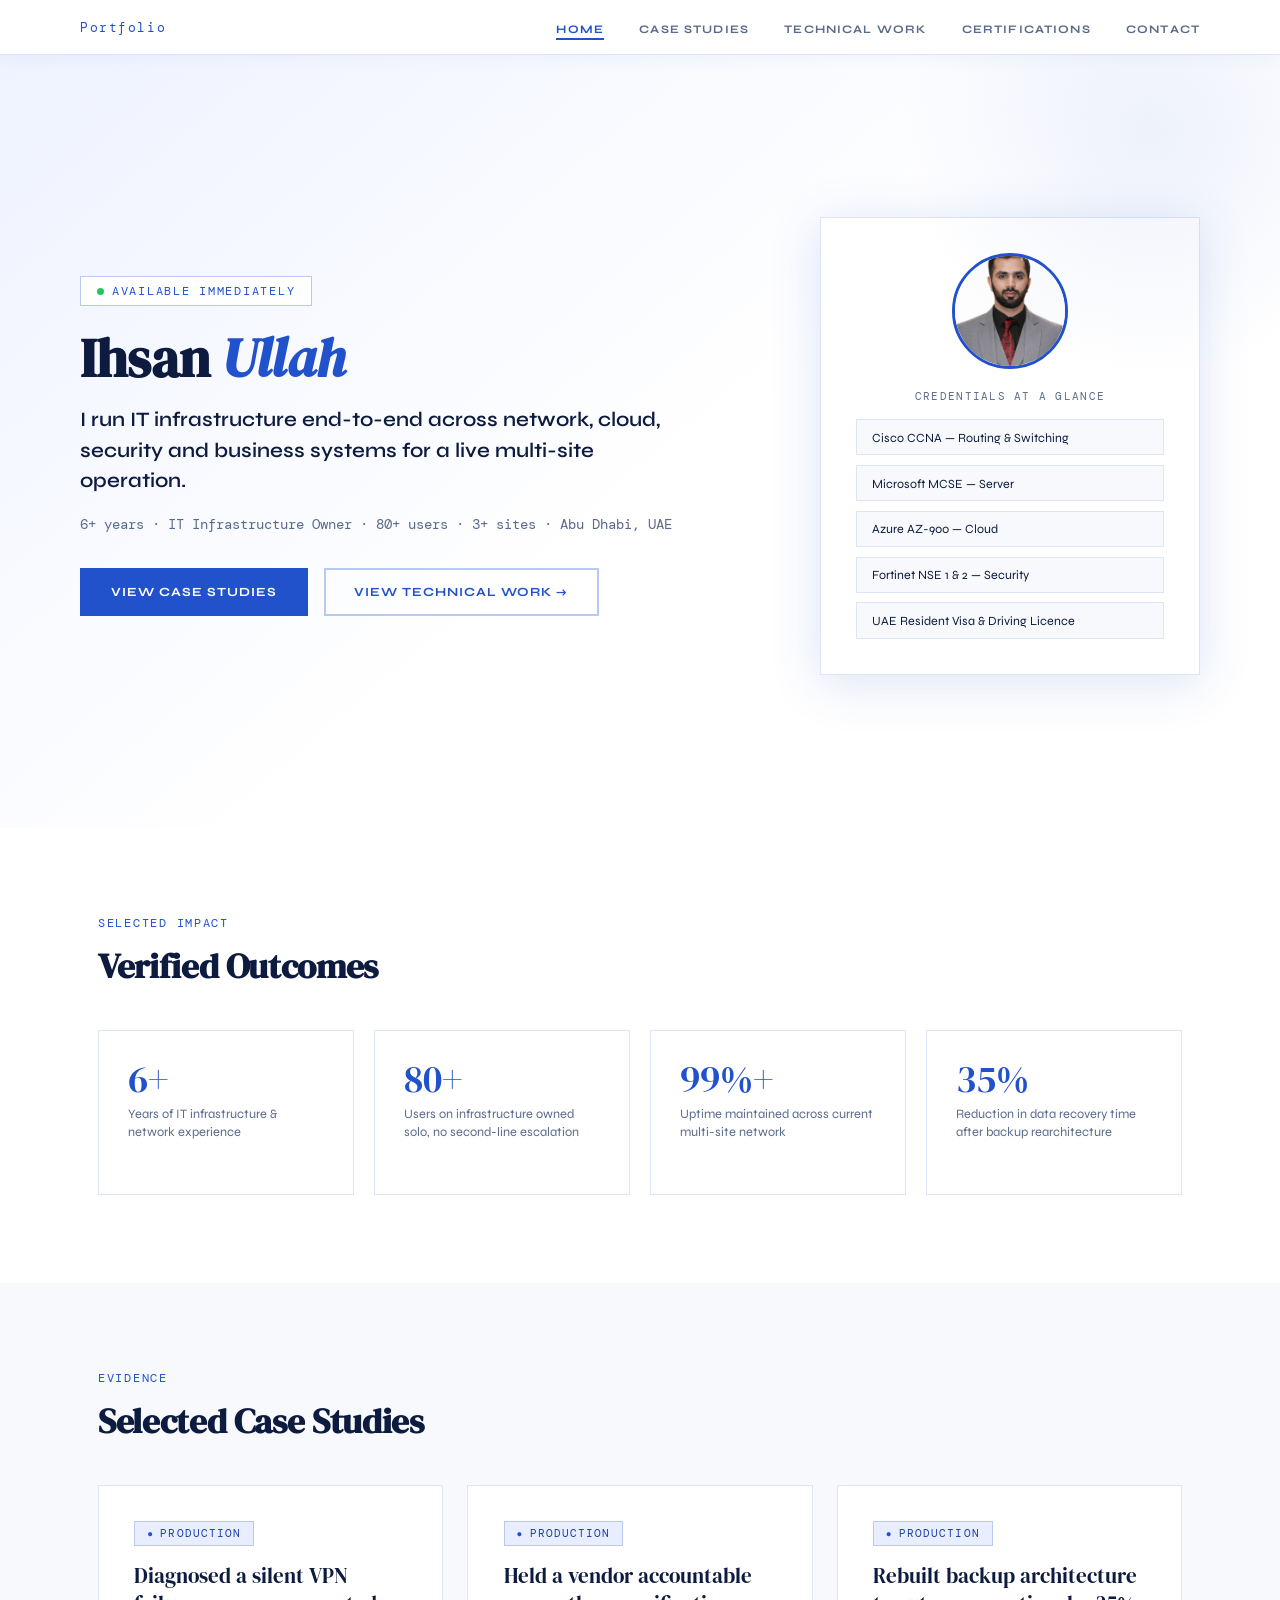
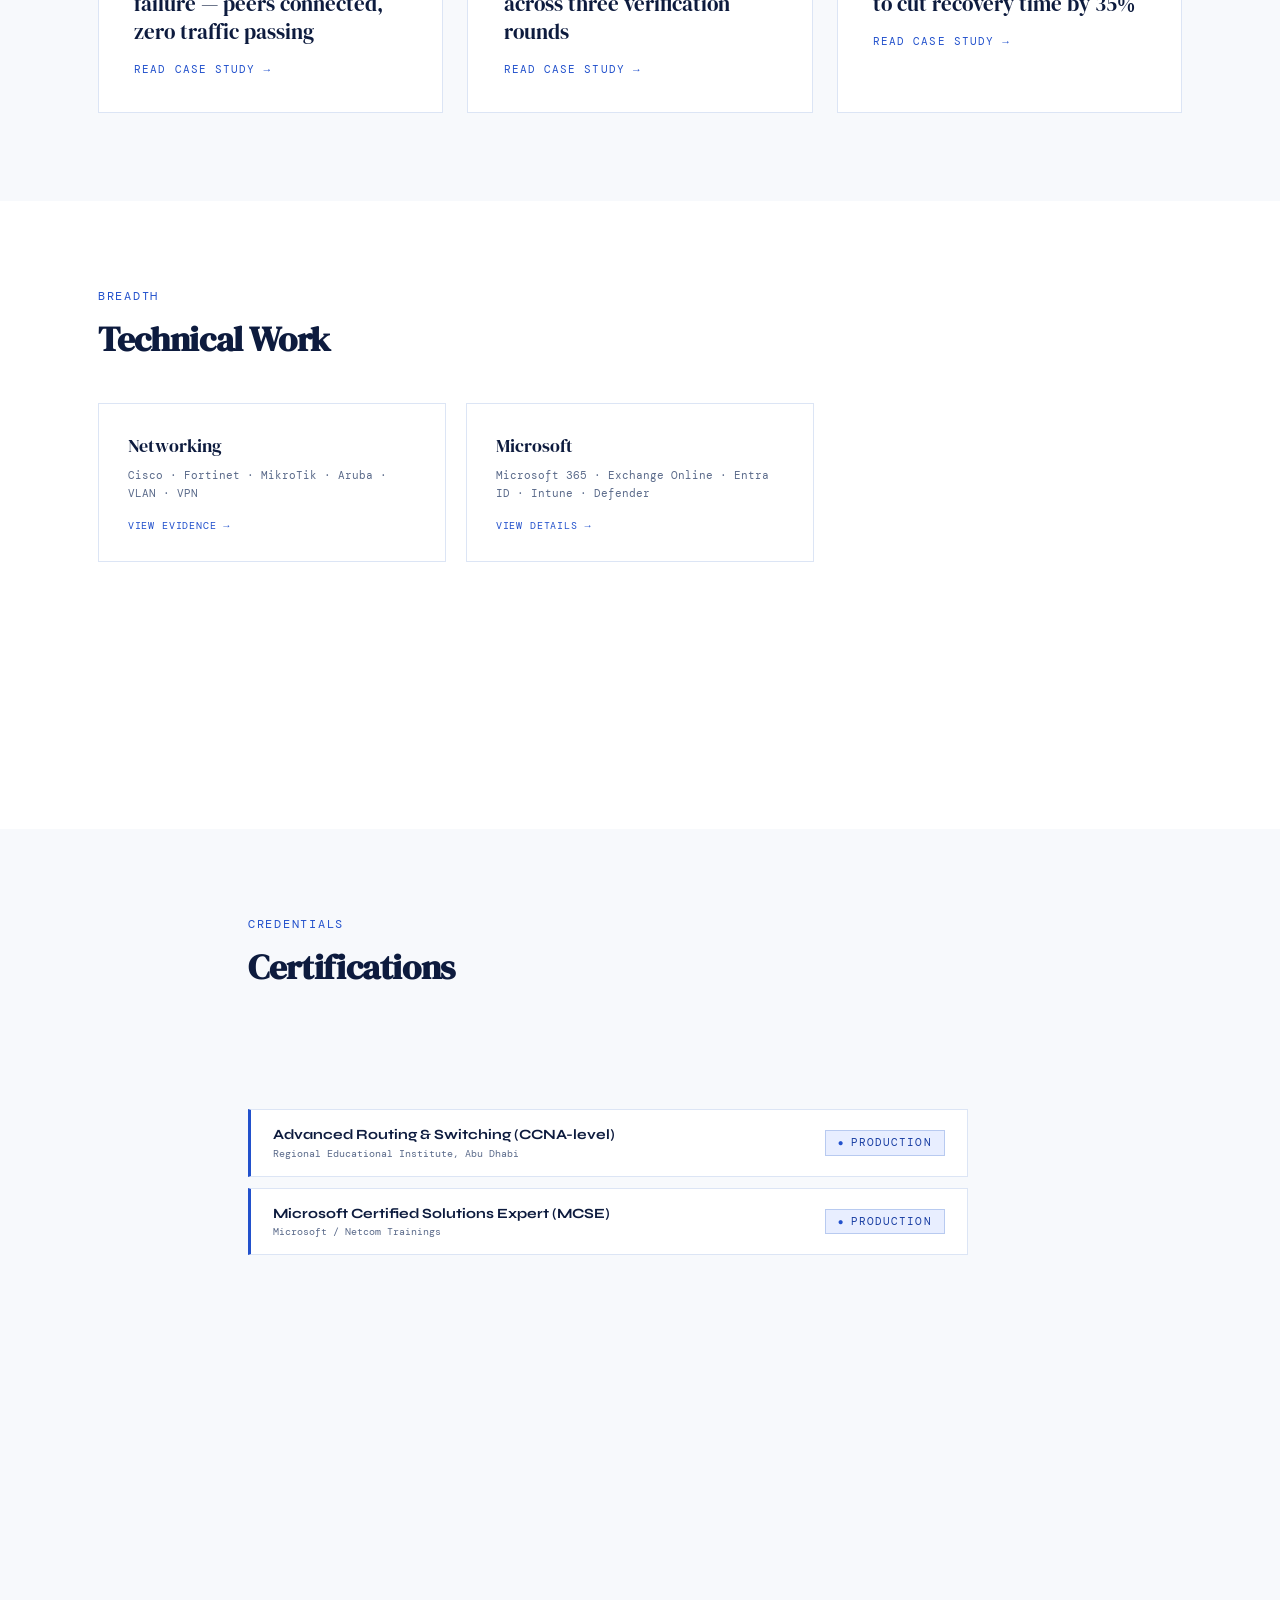
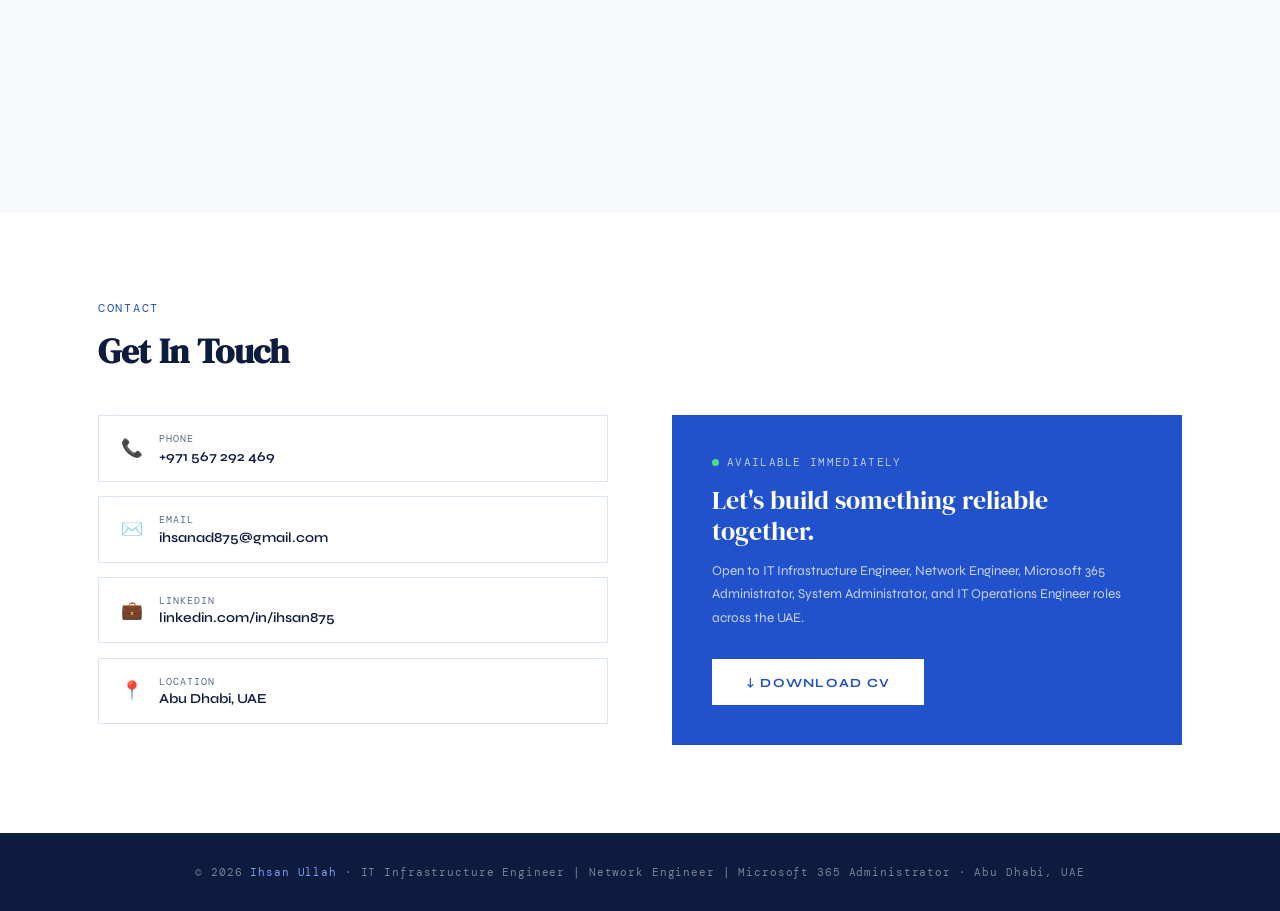
<file: index.html>
<!DOCTYPE html>
<html lang="en">
<head>
<meta charset="UTF-8"/>
<meta name="viewport" content="width=device-width, initial-scale=1.0"/>
<title>Ihsan Ullah — IT Infrastructure Engineer | Network Engineer | Microsoft 365 Administrator</title>
<link href="https://fonts.googleapis.com/css2?family=DM+Serif+Display:ital@0;1&family=DM+Mono:wght@400;500&family=Syne:wght@400;600;700;800&display=swap" rel="stylesheet"/>
<link rel="stylesheet" href="assets/main.css"/>
</head>
<body>

<nav>
  <a href="#" class="nav-logo">Portfolio</a>
  <ul class="nav-links">
    <li><a href="index.html" class="active">Home</a></li>
    <li><a href="#case-studies">Case Studies</a></li>
    <li><a href="technical-work.html">Technical Work</a></li>
    <li><a href="#certifications">Certifications</a></li>
    <li><a href="#contact">Contact</a></li>
  </ul>
</nav>

<div class="hero">
  <div class="hero-content">
    <div class="hero-tag"><div class="hero-tag-dot"></div>Available Immediately</div>
    <h1>Ihsan<em> Ullah</em></h1>
    <p class="hero-position">I run IT infrastructure end-to-end across network, cloud, security and business systems for a live multi-site operation.</p>
    <div class="hero-credibility">6+ years · IT Infrastructure Owner · 80+ users · 3+ sites · Abu Dhabi, UAE</div>
    <div class="hero-ctas">
      <a href="#case-studies" class="btn-primary">View Case Studies</a>
      <a href="technical-work.html" class="btn-secondary">View Technical Work →</a>
    </div>
  </div>
  <div class="hero-card">
    <img src="assets/profile.jpg" alt="Ihsan Ullah" class="hero-photo"/>
    <div class="hero-card-label">Credentials at a Glance</div>
    <div class="cert-stack">
      <div class="cert-badge">Cisco CCNA — Routing &amp; Switching</div>
      <div class="cert-badge">Microsoft MCSE — Server</div>
      <div class="cert-badge">Azure AZ-900 — Cloud</div>
      <div class="cert-badge">Fortinet NSE 1 &amp; 2 — Security</div>
      <div class="cert-badge">UAE Resident Visa &amp; Driving Licence</div>
    </div>
  </div>
</div>

<div class="band-white">
  <div class="section-wrap">
    <div class="section-label">Selected Impact</div>
    <h2 class="section-title">Verified Outcomes</h2>
    <div class="impact-grid">
      <div class="impact-card fade-up">
        <div class="impact-num">6+</div>
        <div class="impact-label">Years of IT infrastructure &amp; network experience</div>
      </div>
      <div class="impact-card fade-up">
        <div class="impact-num">80+</div>
        <div class="impact-label">Users on infrastructure owned solo, no second-line escalation</div>
      </div>
      <a href="case-studies/network-reliability.html" class="impact-card linked fade-up">
        <div class="impact-num">99%+</div>
        <div class="impact-label">Uptime maintained across current multi-site network</div>
        <div class="impact-link-hint">See the case study →</div>
      </a>
      <a href="case-studies/backup-dr.html" class="impact-card linked fade-up">
        <div class="impact-num">35%</div>
        <div class="impact-label">Reduction in data recovery time after backup rearchitecture</div>
        <div class="impact-link-hint">See the case study →</div>
      </a>
    </div>
  </div>
</div>

<div class="band-gray" id="case-studies">
  <div class="section-wrap">
    <div class="section-label">Evidence</div>
    <h2 class="section-title">Selected Case Studies</h2>
    <div class="cs-tiles">
      <a href="case-studies/network-reliability.html" class="cs-tile fade-up">
        <span class="tag tag-production cs-tile-tag">Production</span>
        <div class="cs-tile-title">Diagnosed a silent VPN failure — peers connected, zero traffic passing</div>
        <div class="cs-tile-cta">Read Case Study →</div>
      </a>
      <a href="case-studies/vendor-integration.html" class="cs-tile fade-up">
        <span class="tag tag-production cs-tile-tag">Production</span>
        <div class="cs-tile-title">Held a vendor accountable across three verification rounds</div>
        <div class="cs-tile-cta">Read Case Study →</div>
      </a>
      <a href="case-studies/backup-dr.html" class="cs-tile fade-up">
        <span class="tag tag-production cs-tile-tag">Production</span>
        <div class="cs-tile-title">Rebuilt backup architecture to cut recovery time by 35%</div>
        <div class="cs-tile-cta">Read Case Study →</div>
      </a>
    </div>
  </div>
</div>

<div class="band-white">
  <div class="section-wrap">
    <div class="section-label">Breadth</div>
    <h2 class="section-title">Technical Work</h2>
    <div class="tw-grid">
      <a href="technical-work.html#networking" class="tw-card fade-up">
        <div class="tw-card-title">Networking</div>
        <div class="tw-card-tech">Cisco · Fortinet · MikroTik · Aruba · VLAN · VPN</div>
        <div class="tw-card-cta">View Evidence →</div>
      </a>
      <a href="technical-work.html#microsoft" class="tw-card fade-up">
        <div class="tw-card-title">Microsoft</div>
        <div class="tw-card-tech">Microsoft 365 · Exchange Online · Entra ID · Intune · Defender</div>
        <div class="tw-card-cta">View Details →</div>
      </a>
      <a href="technical-work.html#backup" class="tw-card fade-up">
        <div class="tw-card-title">Backup &amp; Infrastructure</div>
        <div class="tw-card-tech">Synology NAS · Replication · Disaster Recovery</div>
        <div class="tw-card-cta">View Evidence →</div>
      </a>
      <a href="technical-work.html#automation" class="tw-card fade-up">
        <div class="tw-card-title">Automation &amp; Integration</div>
        <div class="tw-card-tech">PowerShell · Power Automate · n8n · REST APIs</div>
        <div class="tw-card-cta">View Evidence →</div>
      </a>
      <a href="technical-work.html#security" class="tw-card fade-up">
        <div class="tw-card-title">Security</div>
        <div class="tw-card-tech">SPF/DKIM/DMARC · MFA · Endpoint Security · Access Control</div>
        <div class="tw-card-cta">View Details →</div>
      </a>
    </div>
  </div>
</div>

<div class="band-gray" id="certifications">
  <div class="section-wrap narrow">
    <div class="section-label">Credentials</div>
    <h2 class="section-title">Certifications</h2>
    <div class="certs-list">
      <div class="cert-row fade-up"><div><div class="cert-row-name">Cisco Certified Network Associate (CCNA)</div><div class="cert-row-issuer">Cisco Systems / Netcom Trainings</div></div><span class="tag tag-production">Production</span></div>
      <div class="cert-row fade-up"><div><div class="cert-row-name">Advanced Routing &amp; Switching (CCNA-level)</div><div class="cert-row-issuer">Regional Educational Institute, Abu Dhabi</div></div><span class="tag tag-production">Production</span></div>
      <div class="cert-row fade-up"><div><div class="cert-row-name">Microsoft Certified Solutions Expert (MCSE)</div><div class="cert-row-issuer">Microsoft / Netcom Trainings</div></div><span class="tag tag-production">Production</span></div>
      <div class="cert-row fade-up"><div><div class="cert-row-name">Microsoft Azure Fundamentals (AZ-900)</div><div class="cert-row-issuer">Microsoft / Netcom Trainings</div></div><span class="tag tag-production">Production</span></div>
      <div class="cert-row fade-up"><div><div class="cert-row-name">Fortinet Network Security Associate NSE 1 &amp; 2</div><div class="cert-row-issuer">Fortinet</div></div><span class="tag tag-production">Production</span></div>
      <div class="cert-row fade-up"><div><div class="cert-row-name">Computer Hardware Technician</div><div class="cert-row-issuer">Allama Iqbal Technical Education Centre</div></div><span class="tag tag-production">Production</span></div>
      <div class="cert-row fade-up"><div><div class="cert-row-name">CCTV Planning &amp; Installation</div><div class="cert-row-issuer">Netcom Trainings</div></div><span class="tag tag-production">Production</span></div>
      <div class="cert-row lab fade-up"><div><div class="cert-row-name">AZ-104 — Azure Administrator</div><div class="cert-row-issuer">In progress</div></div><span class="tag tag-lab">Lab / Study</span></div>
      <div class="cert-row lab fade-up"><div><div class="cert-row-name">CCNP Enterprise</div><div class="cert-row-issuer">In progress</div></div><span class="tag tag-lab">Lab / Study</span></div>
    </div>
  </div>
</div>

<div class="band-white" id="contact">
  <div class="section-wrap">
    <div class="section-label">Contact</div>
    <h2 class="section-title">Get In Touch</h2>
    <div class="contact-grid">
      <div class="contact-info">
        <a href="tel:+971567292469" class="contact-item"><span class="contact-icon">📞</span><div><div class="contact-label">Phone</div><div class="contact-value">+971 567 292 469</div></div></a>
        <a href="mailto:ihsanad875@gmail.com" class="contact-item"><span class="contact-icon">✉️</span><div><div class="contact-label">Email</div><div class="contact-value">ihsanad875@gmail.com</div></div></a>
        <a href="https://linkedin.com/in/ihsan875" target="_blank" class="contact-item"><span class="contact-icon">💼</span><div><div class="contact-label">LinkedIn</div><div class="contact-value">linkedin.com/in/ihsan875</div></div></a>
        <div class="contact-item"><span class="contact-icon">📍</span><div><div class="contact-label">Location</div><div class="contact-value">Abu Dhabi, UAE</div></div></div>
      </div>
      <div class="availability-box">
        <div class="avail-status"><div class="avail-dot"></div>Available Immediately</div>
        <div class="avail-title">Let's build something reliable together.</div>
        <p class="avail-desc">Open to IT Infrastructure Engineer, Network Engineer, Microsoft 365 Administrator, System Administrator, and IT Operations Engineer roles across the UAE.</p>
        <a href="assets/Ihsan_Ullah_CV.pdf" class="btn-white">↓ Download CV</a>
      </div>
    </div>
  </div>
</div>

<footer><p>© 2026 <span>Ihsan Ullah</span> · IT Infrastructure Engineer | Network Engineer | Microsoft 365 Administrator · Abu Dhabi, UAE</p></footer>

<script>
  const observer = new IntersectionObserver((entries) => {
    entries.forEach((entry, i) => { if (entry.isIntersecting) setTimeout(() => entry.target.classList.add('visible'), i * 70); });
  }, { threshold: 0.08 });
  document.querySelectorAll('.fade-up').forEach(el => observer.observe(el));
</script>
</body>
</html>
</file>
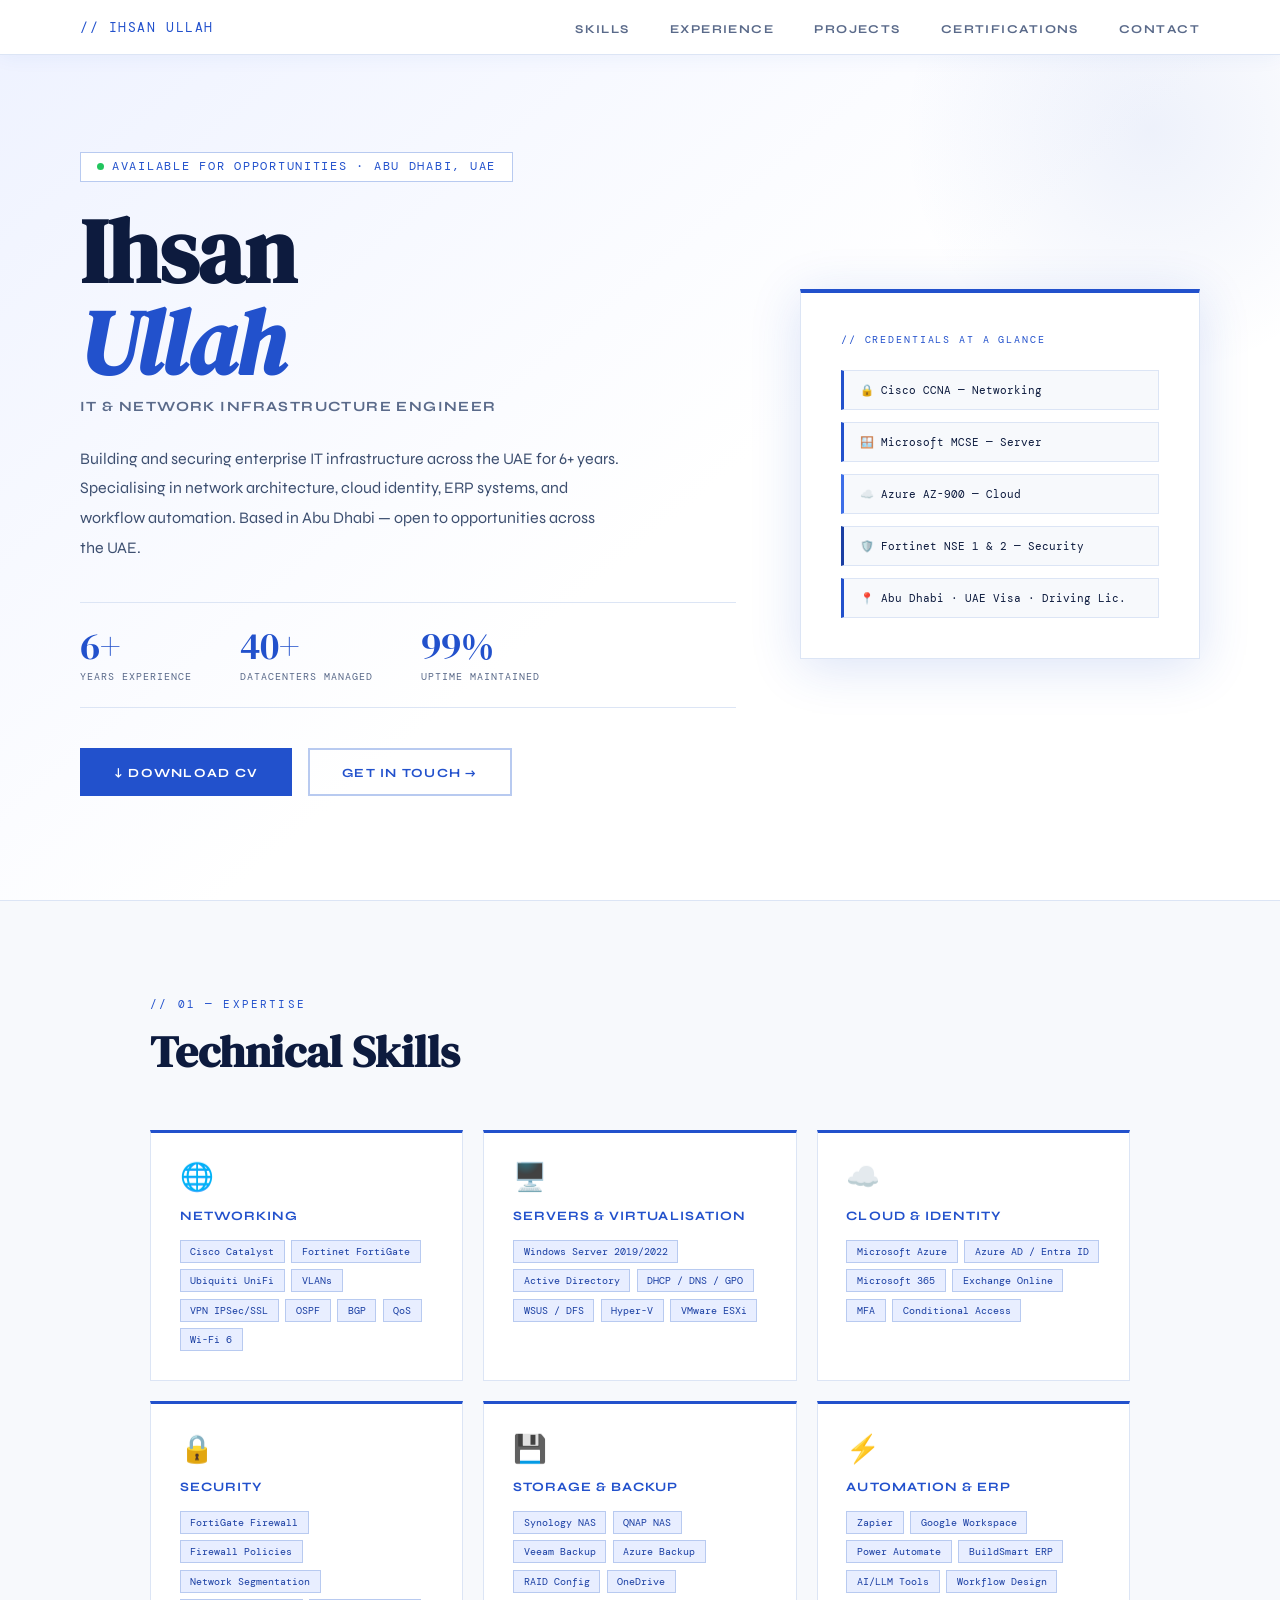
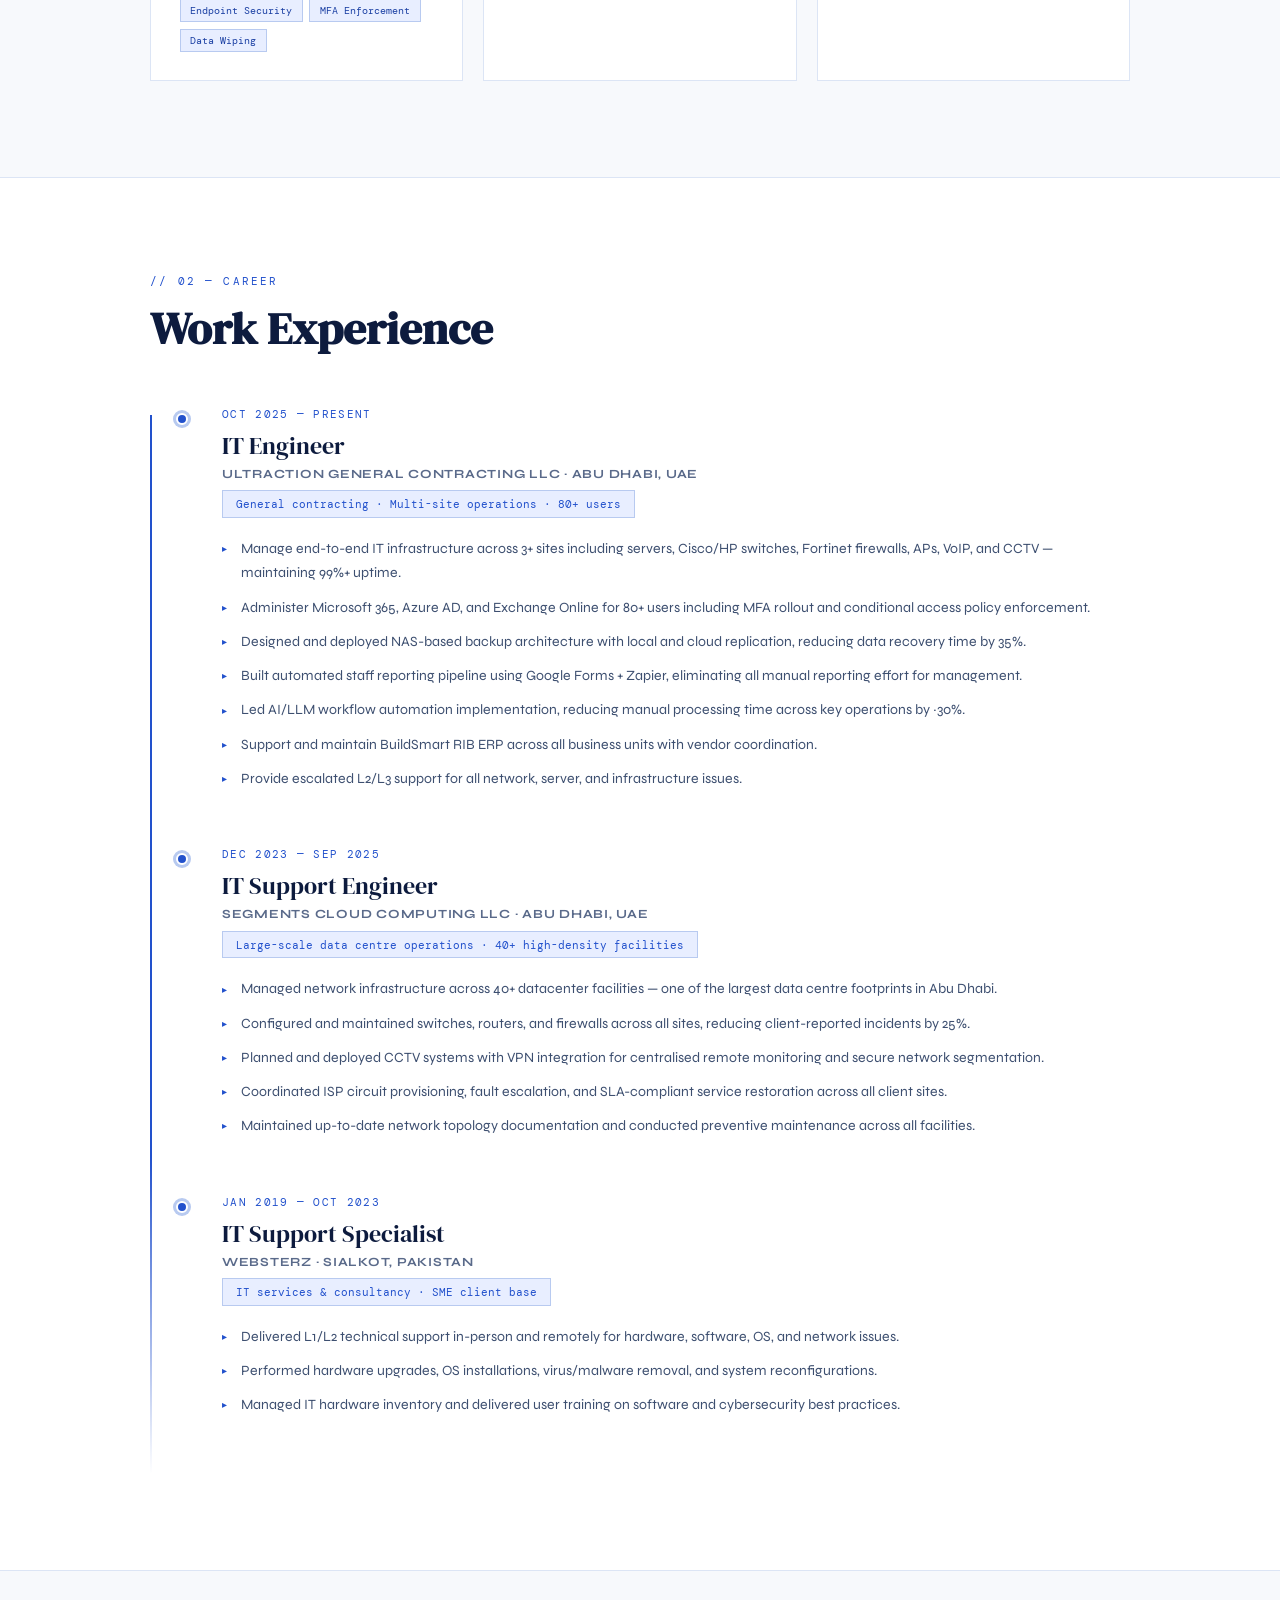
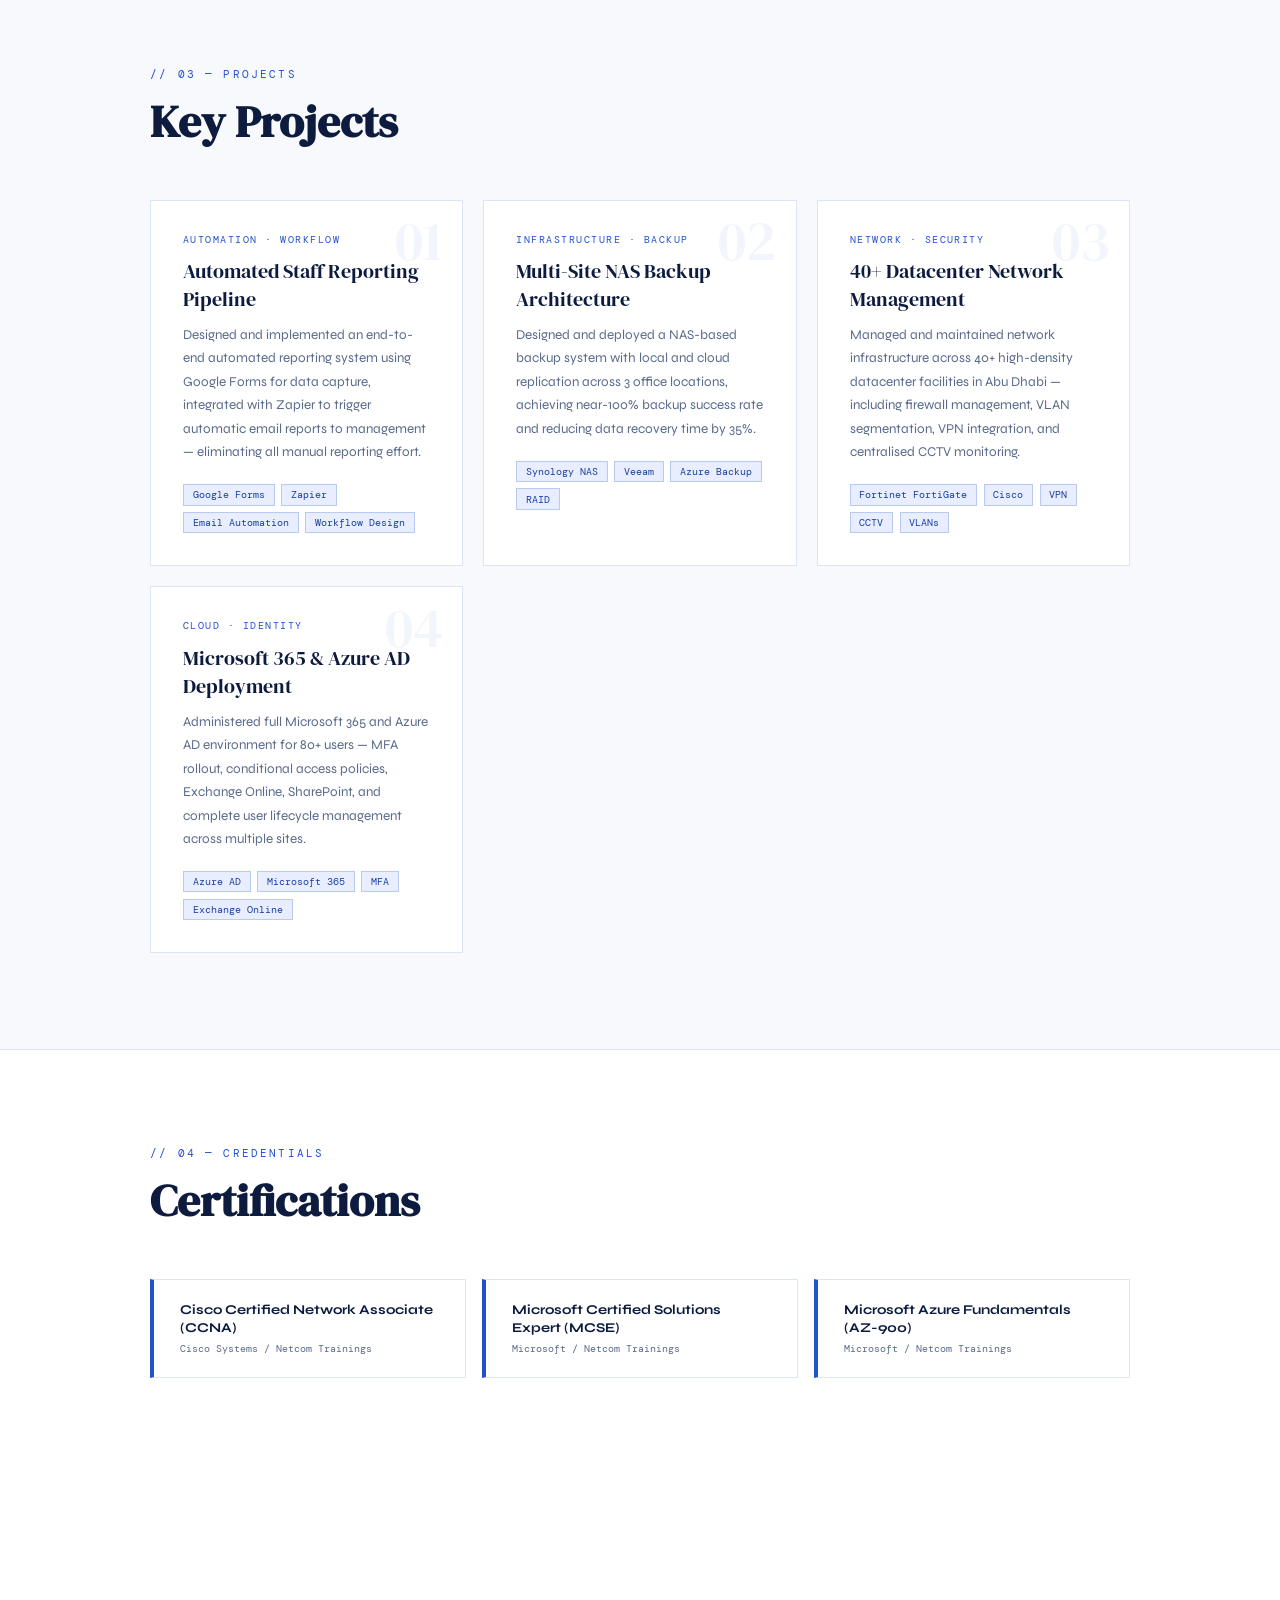
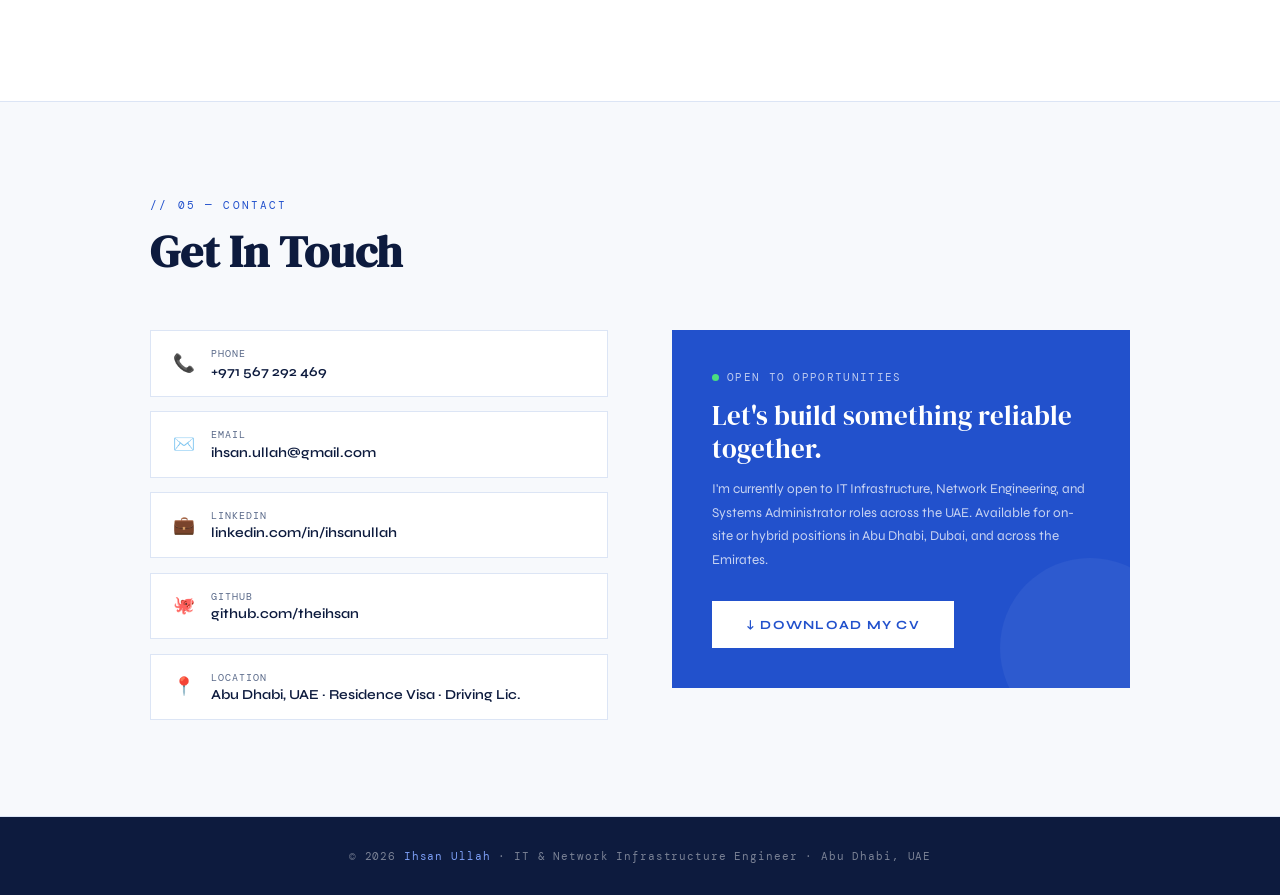
<file: index (3).html>
<!DOCTYPE html>
<html lang="en">
<head>
<meta charset="UTF-8"/>
<meta name="viewport" content="width=device-width, initial-scale=1.0"/>
<title>Ihsan Ullah — IT & Network Infrastructure Engineer</title>
<link href="https://fonts.googleapis.com/css2?family=DM+Serif+Display:ital@0;1&family=DM+Mono:wght@400;500&family=Syne:wght@400;600;700;800&display=swap" rel="stylesheet"/>
<style>
  :root {
    --royal: #2251CC;
    --royal-dark: #1a3fa3;
    --royal-light: #3d6ee8;
    --royal-xlight: #e8eeff;
    --white: #ffffff;
    --off-white: #f7f9fc;
    --text: #0d1b3e;
    --muted: #5a6a8a;
    --border: #dce5f5;
    --border-strong: #b8caf0;
    --shadow: 0 4px 24px rgba(34,81,204,0.10);
    --shadow-lg: 0 8px 48px rgba(34,81,204,0.16);
  }

  *, *::before, *::after { box-sizing: border-box; margin: 0; padding: 0; }
  html { scroll-behavior: smooth; }

  body {
    font-family: 'Syne', sans-serif;
    background: var(--white);
    color: var(--text);
    overflow-x: hidden;
  }

  nav {
    position: fixed;
    top: 0; left: 0; right: 0;
    z-index: 100;
    display: flex;
    justify-content: space-between;
    align-items: center;
    padding: 1.1rem 5rem;
    background: rgba(255,255,255,0.95);
    backdrop-filter: blur(20px);
    border-bottom: 1px solid var(--border);
    box-shadow: 0 2px 20px rgba(34,81,204,0.06);
  }

  .nav-logo {
    font-family: 'DM Mono', monospace;
    font-size: 0.82rem;
    color: var(--royal);
    letter-spacing: 0.12em;
  }

  .nav-links { display: flex; gap: 2.5rem; list-style: none; }

  .nav-links a {
    font-size: 0.75rem;
    font-weight: 700;
    letter-spacing: 0.12em;
    text-transform: uppercase;
    color: var(--muted);
    text-decoration: none;
    transition: color 0.2s;
    position: relative;
  }

  .nav-links a::after {
    content: '';
    position: absolute;
    bottom: -4px; left: 0; right: 0;
    height: 2px;
    background: var(--royal);
    transform: scaleX(0);
    transition: transform 0.2s;
    transform-origin: left;
  }

  .nav-links a:hover { color: var(--royal); }
  .nav-links a:hover::after { transform: scaleX(1); }

  .hero {
    min-height: 100vh;
    display: grid;
    grid-template-columns: 1fr 400px;
    gap: 4rem;
    align-items: center;
    padding: 8rem 5rem 5rem;
    background: linear-gradient(140deg, #eef2ff 0%, #ffffff 55%);
    position: relative;
    overflow: hidden;
  }

  .hero::before {
    content: '';
    position: absolute;
    top: -120px; right: -120px;
    width: 500px; height: 500px;
    background: radial-gradient(circle, rgba(34,81,204,0.08) 0%, transparent 70%);
    pointer-events: none;
  }

  .hero-tag {
    display: inline-flex;
    align-items: center;
    gap: 0.5rem;
    font-family: 'DM Mono', monospace;
    font-size: 0.72rem;
    color: var(--royal);
    letter-spacing: 0.15em;
    text-transform: uppercase;
    margin-bottom: 1.5rem;
    padding: 0.4rem 1rem;
    border: 1.5px solid var(--border-strong);
    background: var(--white);
    width: fit-content;
  }

  .hero-tag-dot {
    width: 7px; height: 7px;
    background: #22c55e;
    border-radius: 50%;
    animation: pulse 2s infinite;
  }

  @keyframes pulse {
    0%,100% { opacity:1; transform:scale(1); }
    50% { opacity:0.4; transform:scale(0.75); }
  }

  .hero h1 {
    font-family: 'DM Serif Display', serif;
    font-size: clamp(3.8rem, 7vw, 5.8rem);
    line-height: 1.02;
    margin-bottom: 0.6rem;
    color: var(--text);
  }

  .hero h1 em { color: var(--royal); font-style: italic; }

  .hero-subtitle {
    font-size: 0.88rem;
    font-weight: 700;
    letter-spacing: 0.1em;
    color: var(--muted);
    text-transform: uppercase;
    margin-bottom: 1.8rem;
  }

  .hero-desc {
    font-size: 1rem;
    line-height: 1.85;
    color: #3d4f70;
    max-width: 540px;
    margin-bottom: 2.5rem;
  }

  .hero-stats {
    display: flex;
    gap: 3rem;
    margin-bottom: 2.5rem;
    padding: 1.5rem 0;
    border-top: 1px solid var(--border);
    border-bottom: 1px solid var(--border);
  }

  .stat-num {
    font-family: 'DM Serif Display', serif;
    font-size: 2.4rem;
    color: var(--royal);
    line-height: 1;
  }

  .stat-label {
    font-family: 'DM Mono', monospace;
    font-size: 0.63rem;
    color: var(--muted);
    letter-spacing: 0.1em;
    text-transform: uppercase;
    margin-top: 0.3rem;
  }

  .hero-ctas { display: flex; gap: 1rem; flex-wrap: wrap; }

  .btn-primary {
    display: inline-flex;
    align-items: center;
    gap: 0.5rem;
    padding: 0.9rem 2rem;
    background: var(--royal);
    color: var(--white);
    font-family: 'Syne', sans-serif;
    font-size: 0.78rem;
    font-weight: 700;
    letter-spacing: 0.1em;
    text-transform: uppercase;
    text-decoration: none;
    border: 2px solid var(--royal);
    transition: all 0.25s;
  }

  .btn-primary:hover {
    background: var(--white);
    color: var(--royal);
    transform: translateY(-2px);
    box-shadow: var(--shadow-lg);
  }

  .btn-secondary {
    display: inline-flex;
    align-items: center;
    gap: 0.5rem;
    padding: 0.9rem 2rem;
    background: transparent;
    color: var(--royal);
    font-family: 'Syne', sans-serif;
    font-size: 0.78rem;
    font-weight: 700;
    letter-spacing: 0.1em;
    text-transform: uppercase;
    text-decoration: none;
    border: 2px solid var(--border-strong);
    transition: all 0.25s;
  }

  .btn-secondary:hover {
    border-color: var(--royal);
    background: var(--royal-xlight);
    transform: translateY(-2px);
    box-shadow: var(--shadow);
  }

  .hero-card {
    background: var(--white);
    border: 1px solid var(--border);
    border-top: 4px solid var(--royal);
    padding: 2.5rem;
    box-shadow: var(--shadow-lg);
    position: relative;
    z-index: 1;
  }

  .hero-card-label {
    font-family: 'DM Mono', monospace;
    font-size: 0.65rem;
    color: var(--royal);
    letter-spacing: 0.18em;
    text-transform: uppercase;
    margin-bottom: 1.5rem;
  }

  .cert-stack { display: flex; flex-direction: column; gap: 0.75rem; }

  .cert-badge {
    display: flex;
    align-items: center;
    gap: 0.85rem;
    padding: 0.75rem 1rem;
    background: var(--off-white);
    border: 1px solid var(--border);
    border-left: 3px solid var(--royal);
    font-family: 'DM Mono', monospace;
    font-size: 0.7rem;
    color: var(--text);
    animation: fadeSlide 0.4s ease both;
  }

  .cert-badge:nth-child(2) { animation-delay:0.1s; }
  .cert-badge:nth-child(3) { animation-delay:0.2s; border-left-color:var(--royal-light); }
  .cert-badge:nth-child(4) { animation-delay:0.3s; border-left-color:var(--royal-dark); }
  .cert-badge:nth-child(5) { animation-delay:0.4s; }

  @keyframes fadeSlide {
    from { opacity:0; transform:translateX(12px); }
    to { opacity:1; transform:translateX(0); }
  }

  .section-wrap {
    max-width: 1140px;
    margin: 0 auto;
    padding: 6rem 5rem;
  }

  .section-label {
    font-family: 'DM Mono', monospace;
    font-size: 0.68rem;
    color: var(--royal);
    letter-spacing: 0.2em;
    text-transform: uppercase;
    margin-bottom: 0.6rem;
  }

  .section-title {
    font-family: 'DM Serif Display', serif;
    font-size: clamp(2rem, 4vw, 2.8rem);
    color: var(--text);
    margin-bottom: 3rem;
  }

  .band-white { background: var(--white); }
  .band-gray { background: var(--off-white); border-top:1px solid var(--border); border-bottom:1px solid var(--border); }

  .skills-grid {
    display: grid;
    grid-template-columns: repeat(auto-fit, minmax(280px, 1fr));
    gap: 1.25rem;
  }

  .skill-card {
    padding: 1.8rem;
    background: var(--white);
    border: 1px solid var(--border);
    border-top: 3px solid var(--royal);
    transition: all 0.25s;
  }

  .skill-card:hover {
    box-shadow: var(--shadow-lg);
    transform: translateY(-4px);
    border-color: var(--border-strong);
  }

  .skill-card-icon { font-size: 1.7rem; margin-bottom: 0.9rem; }

  .skill-card-title {
    font-size: 0.8rem;
    font-weight: 700;
    letter-spacing: 0.08em;
    text-transform: uppercase;
    color: var(--royal);
    margin-bottom: 1rem;
  }

  .skill-tags { display: flex; flex-wrap: wrap; gap: 0.4rem; }

  .skill-tag {
    font-family: 'DM Mono', monospace;
    font-size: 0.63rem;
    padding: 0.25rem 0.6rem;
    background: var(--royal-xlight);
    border: 1px solid var(--border-strong);
    color: var(--royal-dark);
  }

  .exp-timeline { position: relative; padding-left: 2rem; }

  .exp-timeline::before {
    content: '';
    position: absolute;
    left: 0; top: 8px; bottom: 0;
    width: 2px;
    background: linear-gradient(180deg, var(--royal) 70%, transparent 100%);
  }

  .exp-item { position: relative; padding: 0 0 3.5rem 2.5rem; }

  .exp-item::before {
    content: '';
    position: absolute;
    left: -6px; top: 6px;
    width: 12px; height: 12px;
    background: var(--royal);
    border: 2px solid var(--white);
    border-radius: 50%;
    box-shadow: 0 0 0 3px var(--border-strong);
  }

  .exp-date {
    font-family: 'DM Mono', monospace;
    font-size: 0.68rem;
    color: var(--royal);
    letter-spacing: 0.12em;
    margin-bottom: 0.5rem;
    text-transform: uppercase;
  }

  .exp-title {
    font-family: 'DM Serif Display', serif;
    font-size: 1.5rem;
    color: var(--text);
    margin-bottom: 0.25rem;
  }

  .exp-company {
    font-size: 0.78rem;
    font-weight: 700;
    color: var(--muted);
    letter-spacing: 0.06em;
    text-transform: uppercase;
    margin-bottom: 0.6rem;
  }

  .exp-context {
    display: inline-block;
    font-family: 'DM Mono', monospace;
    font-size: 0.68rem;
    color: var(--royal);
    margin-bottom: 1.2rem;
    padding: 0.35rem 0.8rem;
    background: var(--royal-xlight);
    border: 1px solid var(--border-strong);
  }

  .exp-bullets { list-style: none; display: flex; flex-direction: column; gap: 0.6rem; }

  .exp-bullets li {
    font-size: 0.88rem;
    line-height: 1.75;
    color: #3d4f70;
    padding-left: 1.2rem;
    position: relative;
  }

  .exp-bullets li::before {
    content: '▸';
    position: absolute;
    left: 0;
    color: var(--royal);
    font-size: 0.65rem;
    top: 0.2rem;
  }

  .projects-grid {
    display: grid;
    grid-template-columns: repeat(auto-fit, minmax(300px, 1fr));
    gap: 1.25rem;
  }

  .project-card {
    padding: 2rem;
    background: var(--white);
    border: 1px solid var(--border);
    position: relative;
    overflow: hidden;
    transition: all 0.25s;
  }

  .project-card::before {
    content: '';
    position: absolute;
    top: 0; left: 0; right: 0;
    height: 3px;
    background: linear-gradient(90deg, var(--royal), var(--royal-light));
    transform: scaleX(0);
    transition: transform 0.3s;
    transform-origin: left;
  }

  .project-card:hover { box-shadow: var(--shadow-lg); transform: translateY(-4px); border-color: var(--border-strong); }
  .project-card:hover::before { transform: scaleX(1); }

  .project-number {
    font-family: 'DM Serif Display', serif;
    font-size: 3.5rem;
    color: rgba(34,81,204,0.06);
    position: absolute;
    top: 0.8rem; right: 1.2rem;
    line-height: 1;
  }

  .project-tag {
    font-family: 'DM Mono', monospace;
    font-size: 0.62rem;
    color: var(--royal);
    letter-spacing: 0.15em;
    text-transform: uppercase;
    margin-bottom: 0.7rem;
  }

  .project-title {
    font-family: 'DM Serif Display', serif;
    font-size: 1.25rem;
    color: var(--text);
    margin-bottom: 0.7rem;
  }

  .project-desc {
    font-size: 0.84rem;
    line-height: 1.75;
    color: var(--muted);
    margin-bottom: 1.2rem;
  }

  .project-stack { display: flex; flex-wrap: wrap; gap: 0.4rem; }

  .stack-tag {
    font-family: 'DM Mono', monospace;
    font-size: 0.6rem;
    padding: 0.2rem 0.55rem;
    background: var(--royal-xlight);
    border: 1px solid var(--border-strong);
    color: var(--royal-dark);
  }

  .certs-grid {
    display: grid;
    grid-template-columns: repeat(auto-fit, minmax(250px, 1fr));
    gap: 1rem;
  }

  .cert-card {
    padding: 1.4rem 1.6rem;
    background: var(--white);
    border: 1px solid var(--border);
    border-left: 4px solid var(--royal);
    transition: all 0.2s;
  }

  .cert-card:hover { box-shadow: var(--shadow); transform: translateX(4px); }

  .cert-name { font-size: 0.84rem; font-weight: 700; color: var(--text); margin-bottom: 0.3rem; line-height: 1.3; }
  .cert-issuer { font-family: 'DM Mono', monospace; font-size: 0.65rem; color: var(--muted); }

  .contact-grid { display: grid; grid-template-columns: 1fr 1fr; gap: 4rem; align-items: start; }
  .contact-info { display: flex; flex-direction: column; gap: 0.9rem; }

  .contact-item {
    display: flex;
    align-items: center;
    gap: 1rem;
    padding: 1rem 1.4rem;
    background: var(--white);
    border: 1px solid var(--border);
    text-decoration: none;
    transition: all 0.2s;
  }

  .contact-item:hover {
    border-color: var(--royal);
    background: var(--royal-xlight);
    transform: translateX(4px);
    box-shadow: var(--shadow);
  }

  .contact-icon { font-size: 1.1rem; flex-shrink: 0; }
  .contact-label { font-family: 'DM Mono', monospace; font-size: 0.62rem; color: var(--muted); letter-spacing: 0.1em; text-transform: uppercase; margin-bottom: 0.15rem; }
  .contact-value { font-size: 0.86rem; color: var(--text); font-weight: 600; }

  .availability-box {
    padding: 2.5rem;
    background: var(--royal);
    color: var(--white);
    position: relative;
    overflow: hidden;
  }

  .availability-box::after {
    content: '';
    position: absolute;
    bottom: -50px; right: -50px;
    width: 180px; height: 180px;
    background: rgba(255,255,255,0.05);
    border-radius: 50%;
  }

  .avail-status {
    display: flex;
    align-items: center;
    gap: 0.5rem;
    font-family: 'DM Mono', monospace;
    font-size: 0.68rem;
    color: rgba(255,255,255,0.7);
    letter-spacing: 0.12em;
    text-transform: uppercase;
    margin-bottom: 1rem;
  }

  .avail-dot { width: 7px; height: 7px; background: #4ade80; border-radius: 50%; animation: pulse 2s infinite; }

  .avail-title {
    font-family: 'DM Serif Display', serif;
    font-size: 1.7rem;
    color: var(--white);
    margin-bottom: 0.8rem;
    line-height: 1.2;
  }

  .avail-desc { font-size: 0.84rem; line-height: 1.75; color: rgba(255,255,255,0.75); margin-bottom: 1.8rem; }

  .btn-white {
    display: inline-flex;
    align-items: center;
    gap: 0.5rem;
    padding: 0.85rem 2rem;
    background: var(--white);
    color: var(--royal);
    font-family: 'Syne', sans-serif;
    font-size: 0.78rem;
    font-weight: 700;
    letter-spacing: 0.1em;
    text-transform: uppercase;
    text-decoration: none;
    border: 2px solid var(--white);
    transition: all 0.25s;
  }

  .btn-white:hover {
    background: transparent;
    color: var(--white);
    transform: translateY(-2px);
    box-shadow: 0 8px 30px rgba(0,0,0,0.2);
  }

  footer {
    background: var(--text);
    color: rgba(255,255,255,0.45);
    text-align: center;
    padding: 2rem;
    font-family: 'DM Mono', monospace;
    font-size: 0.68rem;
    letter-spacing: 0.08em;
  }

  footer span { color: #7c9ef5; }

  .fade-up { opacity:0; transform:translateY(24px); transition: opacity 0.55s ease, transform 0.55s ease; }
  .fade-up.visible { opacity:1; transform:translateY(0); }

  @media (max-width: 960px) {
    nav { padding: 1rem 1.5rem; }
    .nav-links { display: none; }
    .hero { grid-template-columns: 1fr; padding: 7rem 1.5rem 3rem; }
    .hero-card { margin-top: 2rem; }
    .section-wrap { padding: 4rem 1.5rem; }
    .contact-grid { grid-template-columns: 1fr; gap: 2rem; }
    .hero-stats { gap: 1.5rem; }
  }
</style>
</head>
<body>

<nav>
  <div class="nav-logo">// IHSAN ULLAH</div>
  <ul class="nav-links">
    <li><a href="#skills">Skills</a></li>
    <li><a href="#experience">Experience</a></li>
    <li><a href="#projects">Projects</a></li>
    <li><a href="#certifications">Certifications</a></li>
    <li><a href="#contact">Contact</a></li>
  </ul>
</nav>

<div class="hero">
  <div class="hero-content">
    <div class="hero-tag"><div class="hero-tag-dot"></div>Available for opportunities · Abu Dhabi, UAE</div>
    <h1>Ihsan<br><em>Ullah</em></h1>
    <div class="hero-subtitle">IT & Network Infrastructure Engineer</div>
    <p class="hero-desc">Building and securing enterprise IT infrastructure across the UAE for 6+ years. Specialising in network architecture, cloud identity, ERP systems, and workflow automation. Based in Abu Dhabi — open to opportunities across the UAE.</p>
    <div class="hero-stats">
      <div class="stat-item"><div class="stat-num">6+</div><div class="stat-label">Years Experience</div></div>
      <div class="stat-item"><div class="stat-num">40+</div><div class="stat-label">Datacenters Managed</div></div>
      <div class="stat-item"><div class="stat-num">99%</div><div class="stat-label">Uptime Maintained</div></div>
    </div>
    <div class="hero-ctas">
      <a href="assets/Ihsan_Ullah_CV.pdf" class="btn-primary">↓ Download CV</a>
      <a href="#contact" class="btn-secondary">Get In Touch →</a>
    </div>
  </div>
  <div class="hero-card">
    <div class="hero-card-label">// Credentials at a glance</div>
    <div class="cert-stack">
      <div class="cert-badge">🔒 Cisco CCNA — Networking</div>
      <div class="cert-badge">🪟 Microsoft MCSE — Server</div>
      <div class="cert-badge">☁️ Azure AZ-900 — Cloud</div>
      <div class="cert-badge">🛡️ Fortinet NSE 1 & 2 — Security</div>
      <div class="cert-badge">📍 Abu Dhabi · UAE Visa · Driving Lic.</div>
    </div>
  </div>
</div>

<div class="band-gray" id="skills">
  <div class="section-wrap">
    <div class="section-label">// 01 — Expertise</div>
    <h2 class="section-title">Technical Skills</h2>
    <div class="skills-grid">
      <div class="skill-card fade-up"><div class="skill-card-icon">🌐</div><div class="skill-card-title">Networking</div><div class="skill-tags"><span class="skill-tag">Cisco Catalyst</span><span class="skill-tag">Fortinet FortiGate</span><span class="skill-tag">Ubiquiti UniFi</span><span class="skill-tag">VLANs</span><span class="skill-tag">VPN IPSec/SSL</span><span class="skill-tag">OSPF</span><span class="skill-tag">BGP</span><span class="skill-tag">QoS</span><span class="skill-tag">Wi-Fi 6</span></div></div>
      <div class="skill-card fade-up"><div class="skill-card-icon">🖥️</div><div class="skill-card-title">Servers & Virtualisation</div><div class="skill-tags"><span class="skill-tag">Windows Server 2019/2022</span><span class="skill-tag">Active Directory</span><span class="skill-tag">DHCP / DNS / GPO</span><span class="skill-tag">WSUS / DFS</span><span class="skill-tag">Hyper-V</span><span class="skill-tag">VMware ESXi</span></div></div>
      <div class="skill-card fade-up"><div class="skill-card-icon">☁️</div><div class="skill-card-title">Cloud & Identity</div><div class="skill-tags"><span class="skill-tag">Microsoft Azure</span><span class="skill-tag">Azure AD / Entra ID</span><span class="skill-tag">Microsoft 365</span><span class="skill-tag">Exchange Online</span><span class="skill-tag">MFA</span><span class="skill-tag">Conditional Access</span></div></div>
      <div class="skill-card fade-up"><div class="skill-card-icon">🔒</div><div class="skill-card-title">Security</div><div class="skill-tags"><span class="skill-tag">FortiGate Firewall</span><span class="skill-tag">Firewall Policies</span><span class="skill-tag">Network Segmentation</span><span class="skill-tag">Endpoint Security</span><span class="skill-tag">MFA Enforcement</span><span class="skill-tag">Data Wiping</span></div></div>
      <div class="skill-card fade-up"><div class="skill-card-icon">💾</div><div class="skill-card-title">Storage & Backup</div><div class="skill-tags"><span class="skill-tag">Synology NAS</span><span class="skill-tag">QNAP NAS</span><span class="skill-tag">Veeam Backup</span><span class="skill-tag">Azure Backup</span><span class="skill-tag">RAID Config</span><span class="skill-tag">OneDrive</span></div></div>
      <div class="skill-card fade-up"><div class="skill-card-icon">⚡</div><div class="skill-card-title">Automation & ERP</div><div class="skill-tags"><span class="skill-tag">Zapier</span><span class="skill-tag">Google Workspace</span><span class="skill-tag">Power Automate</span><span class="skill-tag">BuildSmart ERP</span><span class="skill-tag">AI/LLM Tools</span><span class="skill-tag">Workflow Design</span></div></div>
    </div>
  </div>
</div>

<div class="band-white" id="experience">
  <div class="section-wrap">
    <div class="section-label">// 02 — Career</div>
    <h2 class="section-title">Work Experience</h2>
    <div class="exp-timeline">
      <div class="exp-item fade-up">
        <div class="exp-date">OCT 2025 — PRESENT</div>
        <div class="exp-title">IT Engineer</div>
        <div class="exp-company">Ultraction General Contracting LLC · Abu Dhabi, UAE</div>
        <div class="exp-context">General contracting · Multi-site operations · 80+ users</div>
        <ul class="exp-bullets">
          <li>Manage end-to-end IT infrastructure across 3+ sites including servers, Cisco/HP switches, Fortinet firewalls, APs, VoIP, and CCTV — maintaining 99%+ uptime.</li>
          <li>Administer Microsoft 365, Azure AD, and Exchange Online for 80+ users including MFA rollout and conditional access policy enforcement.</li>
          <li>Designed and deployed NAS-based backup architecture with local and cloud replication, reducing data recovery time by 35%.</li>
          <li>Built automated staff reporting pipeline using Google Forms + Zapier, eliminating all manual reporting effort for management.</li>
          <li>Led AI/LLM workflow automation implementation, reducing manual processing time across key operations by ~30%.</li>
          <li>Support and maintain BuildSmart RIB ERP across all business units with vendor coordination.</li>
          <li>Provide escalated L2/L3 support for all network, server, and infrastructure issues.</li>
        </ul>
      </div>
      <div class="exp-item fade-up">
        <div class="exp-date">DEC 2023 — SEP 2025</div>
        <div class="exp-title">IT Support Engineer</div>
        <div class="exp-company">Segments Cloud Computing LLC · Abu Dhabi, UAE</div>
        <div class="exp-context">Large-scale data centre operations · 40+ high-density facilities</div>
        <ul class="exp-bullets">
          <li>Managed network infrastructure across 40+ datacenter facilities — one of the largest data centre footprints in Abu Dhabi.</li>
          <li>Configured and maintained switches, routers, and firewalls across all sites, reducing client-reported incidents by 25%.</li>
          <li>Planned and deployed CCTV systems with VPN integration for centralised remote monitoring and secure network segmentation.</li>
          <li>Coordinated ISP circuit provisioning, fault escalation, and SLA-compliant service restoration across all client sites.</li>
          <li>Maintained up-to-date network topology documentation and conducted preventive maintenance across all facilities.</li>
        </ul>
      </div>
      <div class="exp-item fade-up">
        <div class="exp-date">JAN 2019 — OCT 2023</div>
        <div class="exp-title">IT Support Specialist</div>
        <div class="exp-company">Websterz · Sialkot, Pakistan</div>
        <div class="exp-context">IT services & consultancy · SME client base</div>
        <ul class="exp-bullets">
          <li>Delivered L1/L2 technical support in-person and remotely for hardware, software, OS, and network issues.</li>
          <li>Performed hardware upgrades, OS installations, virus/malware removal, and system reconfigurations.</li>
          <li>Managed IT hardware inventory and delivered user training on software and cybersecurity best practices.</li>
        </ul>
      </div>
    </div>
  </div>
</div>

<div class="band-gray" id="projects">
  <div class="section-wrap">
    <div class="section-label">// 03 — Projects</div>
    <h2 class="section-title">Key Projects</h2>
    <div class="projects-grid">
      <div class="project-card fade-up">
        <div class="project-number">01</div>
        <div class="project-tag">Automation · Workflow</div>
        <div class="project-title">Automated Staff Reporting Pipeline</div>
        <p class="project-desc">Designed and implemented an end-to-end automated reporting system using Google Forms for data capture, integrated with Zapier to trigger automatic email reports to management — eliminating all manual reporting effort.</p>
        <div class="project-stack"><span class="stack-tag">Google Forms</span><span class="stack-tag">Zapier</span><span class="stack-tag">Email Automation</span><span class="stack-tag">Workflow Design</span></div>
      </div>
      <div class="project-card fade-up">
        <div class="project-number">02</div>
        <div class="project-tag">Infrastructure · Backup</div>
        <div class="project-title">Multi-Site NAS Backup Architecture</div>
        <p class="project-desc">Designed and deployed a NAS-based backup system with local and cloud replication across 3 office locations, achieving near-100% backup success rate and reducing data recovery time by 35%.</p>
        <div class="project-stack"><span class="stack-tag">Synology NAS</span><span class="stack-tag">Veeam</span><span class="stack-tag">Azure Backup</span><span class="stack-tag">RAID</span></div>
      </div>
      <div class="project-card fade-up">
        <div class="project-number">03</div>
        <div class="project-tag">Network · Security</div>
        <div class="project-title">40+ Datacenter Network Management</div>
        <p class="project-desc">Managed and maintained network infrastructure across 40+ high-density datacenter facilities in Abu Dhabi — including firewall management, VLAN segmentation, VPN integration, and centralised CCTV monitoring.</p>
        <div class="project-stack"><span class="stack-tag">Fortinet FortiGate</span><span class="stack-tag">Cisco</span><span class="stack-tag">VPN</span><span class="stack-tag">CCTV</span><span class="stack-tag">VLANs</span></div>
      </div>
      <div class="project-card fade-up">
        <div class="project-number">04</div>
        <div class="project-tag">Cloud · Identity</div>
        <div class="project-title">Microsoft 365 & Azure AD Deployment</div>
        <p class="project-desc">Administered full Microsoft 365 and Azure AD environment for 80+ users — MFA rollout, conditional access policies, Exchange Online, SharePoint, and complete user lifecycle management across multiple sites.</p>
        <div class="project-stack"><span class="stack-tag">Azure AD</span><span class="stack-tag">Microsoft 365</span><span class="stack-tag">MFA</span><span class="stack-tag">Exchange Online</span></div>
      </div>
    </div>
  </div>
</div>

<div class="band-white" id="certifications">
  <div class="section-wrap">
    <div class="section-label">// 04 — Credentials</div>
    <h2 class="section-title">Certifications</h2>
    <div class="certs-grid">
      <div class="cert-card fade-up"><div class="cert-name">Cisco Certified Network Associate (CCNA)</div><div class="cert-issuer">Cisco Systems / Netcom Trainings</div></div>
      <div class="cert-card fade-up"><div class="cert-name">Microsoft Certified Solutions Expert (MCSE)</div><div class="cert-issuer">Microsoft / Netcom Trainings</div></div>
      <div class="cert-card fade-up"><div class="cert-name">Microsoft Azure Fundamentals (AZ-900)</div><div class="cert-issuer">Microsoft / Netcom Trainings</div></div>
      <div class="cert-card fade-up"><div class="cert-name">Fortinet Network Security Associate NSE 1 & NSE 2</div><div class="cert-issuer">Fortinet</div></div>
      <div class="cert-card fade-up"><div class="cert-name">Computer Hardware Technician</div><div class="cert-issuer">Allama Iqbal Technical Education Centre</div></div>
      <div class="cert-card fade-up"><div class="cert-name">CCTV Planning & Installation</div><div class="cert-issuer">Netcom Trainings</div></div>
      <div class="cert-card fade-up" style="border-left-color:#f59e0b;"><div class="cert-name" style="color:#b45309;">Currently Pursuing</div><div class="cert-issuer">AZ-104 Azure Administrator · CCNP Enterprise</div></div>
    </div>
  </div>
</div>

<div class="band-gray" id="contact">
  <div class="section-wrap">
    <div class="section-label">// 05 — Contact</div>
    <h2 class="section-title">Get In Touch</h2>
    <div class="contact-grid">
      <div class="contact-info">
        <a href="tel:+971567292469" class="contact-item"><span class="contact-icon">📞</span><div><div class="contact-label">Phone</div><div class="contact-value">+971 567 292 469</div></div></a>
        <a href="mailto:ihsan.ullah@gmail.com" class="contact-item"><span class="contact-icon">✉️</span><div><div class="contact-label">Email</div><div class="contact-value">ihsan.ullah@gmail.com</div></div></a>
        <a href="https://linkedin.com/in/ihsanullah" target="_blank" class="contact-item"><span class="contact-icon">💼</span><div><div class="contact-label">LinkedIn</div><div class="contact-value">linkedin.com/in/ihsanullah</div></div></a>
        <a href="https://github.com/theihsan" target="_blank" class="contact-item"><span class="contact-icon">🐙</span><div><div class="contact-label">GitHub</div><div class="contact-value">github.com/theihsan</div></div></a>
        <div class="contact-item"><span class="contact-icon">📍</span><div><div class="contact-label">Location</div><div class="contact-value">Abu Dhabi, UAE · Residence Visa · Driving Lic.</div></div></div>
      </div>
      <div class="availability-box">
        <div class="avail-status"><div class="avail-dot"></div>Open to Opportunities</div>
        <div class="avail-title">Let's build something reliable together.</div>
        <p class="avail-desc">I'm currently open to IT Infrastructure, Network Engineering, and Systems Administrator roles across the UAE. Available for on-site or hybrid positions in Abu Dhabi, Dubai, and across the Emirates.</p>
        <a href="assets/Ihsan_Ullah_CV.pdf" class="btn-white">↓ Download My CV</a>
      </div>
    </div>
  </div>
</div>

<footer><p>© 2026 <span>Ihsan Ullah</span> · IT & Network Infrastructure Engineer · Abu Dhabi, UAE</p></footer>

<script>
  const observer = new IntersectionObserver((entries) => {
    entries.forEach((entry, i) => {
      if (entry.isIntersecting) setTimeout(() => entry.target.classList.add('visible'), i * 90);
    });
  }, { threshold: 0.08 });
  document.querySelectorAll('.fade-up').forEach(el => observer.observe(el));
</script>
</body>
</html>
</file>
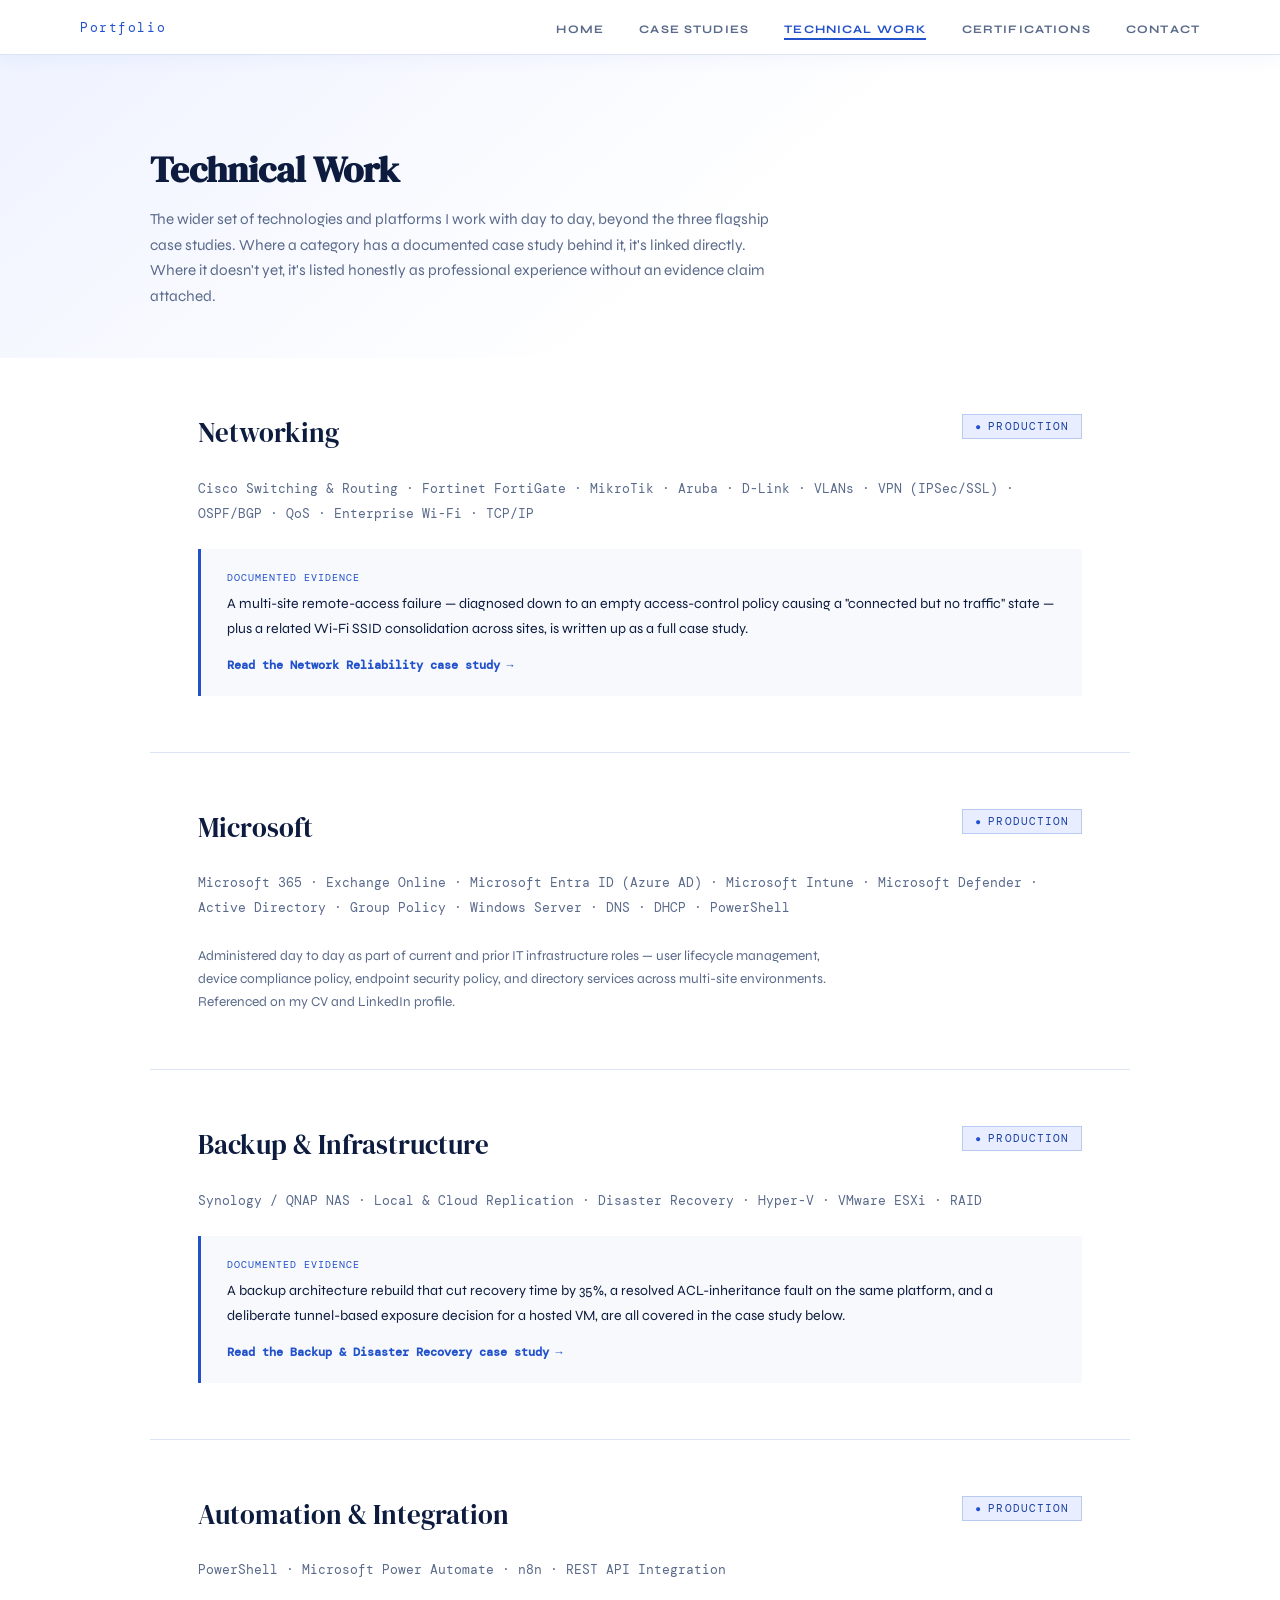
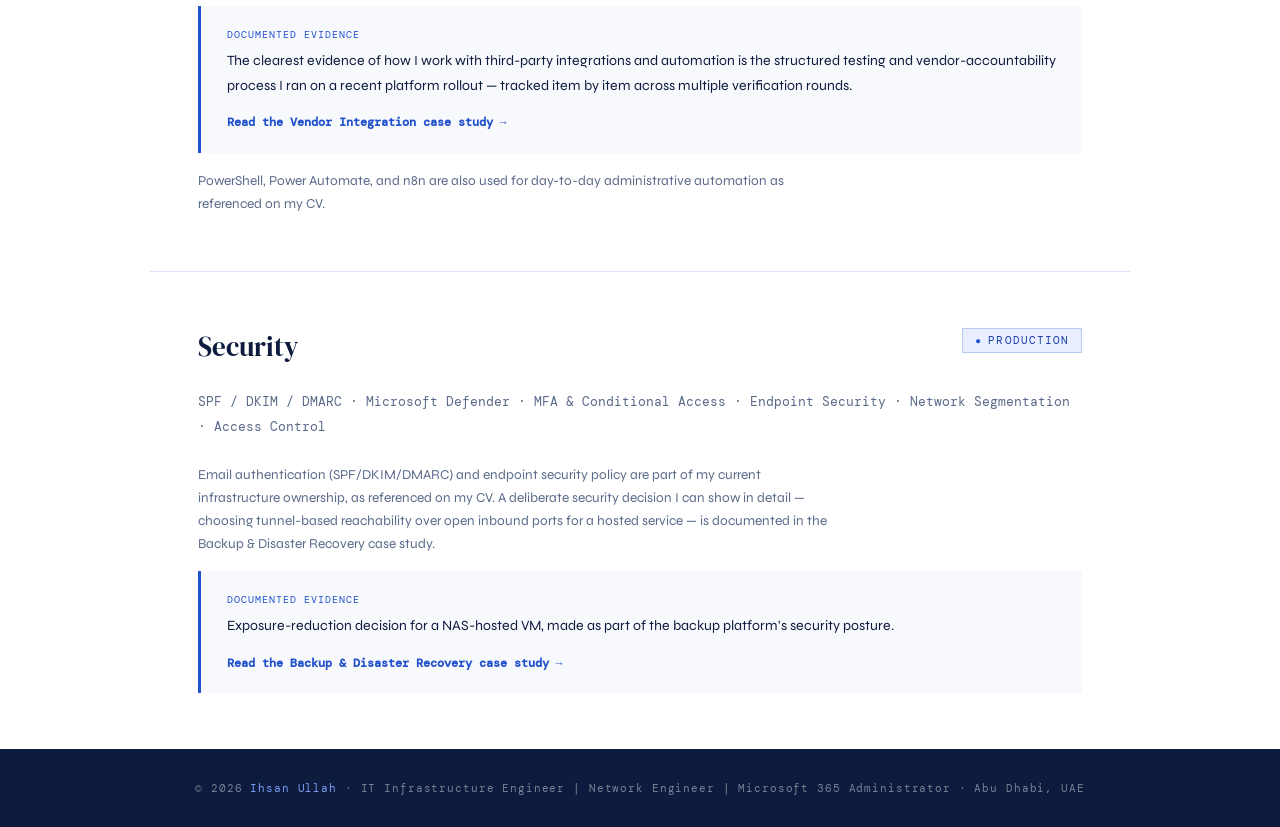
<file: technical-work.html>
<!DOCTYPE html>
<html lang="en">
<head>
<meta charset="UTF-8"/>
<meta name="viewport" content="width=device-width, initial-scale=1.0"/>
<title>Technical Work — Ihsan Ullah</title>
<link href="https://fonts.googleapis.com/css2?family=DM+Serif+Display:ital@0;1&family=DM+Mono:wght@400;500&family=Syne:wght@400;600;700;800&display=swap" rel="stylesheet"/>
<link rel="stylesheet" href="assets/main.css"/>
<style>
  .tw-header { padding: 9rem 5rem 3rem; background: linear-gradient(140deg, #eef2ff 0%, #ffffff 60%); }
  .tw-header-inner { max-width: 980px; margin: 0 auto; }
  .tw-header h1 { font-family: 'DM Serif Display', serif; font-size: 2.3rem; margin-bottom: 0.8rem; }
  .tw-header p { font-size: 0.95rem; color: var(--muted); max-width: 620px; line-height: 1.7; }

  .tw-category { max-width: 980px; margin: 0 auto; padding: 3.5rem 3rem; border-top: 1px solid var(--border); }
  .tw-cat-head { display: flex; justify-content: space-between; align-items: flex-start; margin-bottom: 1.6rem; flex-wrap: wrap; gap: 1rem; }
  .tw-cat-title { font-family: 'DM Serif Display', serif; font-size: 1.7rem; }
  .tw-cat-tech-list { font-family: 'DM Mono', monospace; font-size: 0.82rem; color: var(--muted); line-height: 1.9; margin-bottom: 1.4rem; }

  .evidence-block { background: var(--off-white); border-left: 3px solid var(--royal); padding: 1.4rem 1.6rem; margin-top: 1rem; }
  .evidence-block-label { font-family: 'DM Mono', monospace; font-size: 0.65rem; color: var(--royal); text-transform: uppercase; letter-spacing: 0.1em; margin-bottom: 0.5rem; }
  .evidence-block p { font-size: 0.88rem; line-height: 1.75; color: var(--text); margin-bottom: 0.8rem; }
  .evidence-block a { font-family: 'DM Mono', monospace; font-size: 0.72rem; color: var(--royal); text-decoration: none; font-weight: 700; }
  .evidence-block a:hover { text-decoration: underline; }

  .plain-note { font-size: 0.85rem; color: var(--muted); line-height: 1.7; max-width: 640px; }
</style>
</head>
<body>

<nav>
  <a href="index.html" class="nav-logo">Portfolio</a>
  <ul class="nav-links">
    <li><a href="index.html">Home</a></li>
    <li><a href="index.html#case-studies">Case Studies</a></li>
    <li><a href="technical-work.html" class="active">Technical Work</a></li>
    <li><a href="index.html#certifications">Certifications</a></li>
    <li><a href="index.html#contact">Contact</a></li>
  </ul>
</nav>

<div class="tw-header">
  <div class="tw-header-inner">
    <h1>Technical Work</h1>
    <p>The wider set of technologies and platforms I work with day to day, beyond the three flagship case studies. Where a category has a documented case study behind it, it's linked directly. Where it doesn't yet, it's listed honestly as professional experience without an evidence claim attached.</p>
  </div>
</div>

<div class="tw-category" id="networking" style="border-top:none;">
  <div class="tw-cat-head">
    <div class="tw-cat-title">Networking</div>
    <span class="tag tag-production">Production</span>
  </div>
  <div class="tw-cat-tech-list">Cisco Switching &amp; Routing · Fortinet FortiGate · MikroTik · Aruba · D-Link · VLANs · VPN (IPSec/SSL) · OSPF/BGP · QoS · Enterprise Wi-Fi · TCP/IP</div>
  <div class="evidence-block">
    <div class="evidence-block-label">Documented Evidence</div>
    <p>A multi-site remote-access failure — diagnosed down to an empty access-control policy causing a "connected but no traffic" state — plus a related Wi-Fi SSID consolidation across sites, is written up as a full case study.</p>
    <a href="case-studies/network-reliability.html">Read the Network Reliability case study →</a>
  </div>
</div>

<div class="tw-category" id="microsoft">
  <div class="tw-cat-head">
    <div class="tw-cat-title">Microsoft</div>
    <span class="tag tag-production">Production</span>
  </div>
  <div class="tw-cat-tech-list">Microsoft 365 · Exchange Online · Microsoft Entra ID (Azure AD) · Microsoft Intune · Microsoft Defender · Active Directory · Group Policy · Windows Server · DNS · DHCP · PowerShell</div>
  <p class="plain-note">Administered day to day as part of current and prior IT infrastructure roles — user lifecycle management, device compliance policy, endpoint security policy, and directory services across multi-site environments. Referenced on my CV and LinkedIn profile.</p>
</div>

<div class="tw-category" id="backup">
  <div class="tw-cat-head">
    <div class="tw-cat-title">Backup &amp; Infrastructure</div>
    <span class="tag tag-production">Production</span>
  </div>
  <div class="tw-cat-tech-list">Synology / QNAP NAS · Local &amp; Cloud Replication · Disaster Recovery · Hyper-V · VMware ESXi · RAID</div>
  <div class="evidence-block">
    <div class="evidence-block-label">Documented Evidence</div>
    <p>A backup architecture rebuild that cut recovery time by 35%, a resolved ACL-inheritance fault on the same platform, and a deliberate tunnel-based exposure decision for a hosted VM, are all covered in the case study below.</p>
    <a href="case-studies/backup-dr.html">Read the Backup &amp; Disaster Recovery case study →</a>
  </div>
</div>

<div class="tw-category" id="automation">
  <div class="tw-cat-head">
    <div class="tw-cat-title">Automation &amp; Integration</div>
    <span class="tag tag-production">Production</span>
  </div>
  <div class="tw-cat-tech-list">PowerShell · Microsoft Power Automate · n8n · REST API Integration</div>
  <div class="evidence-block">
    <div class="evidence-block-label">Documented Evidence</div>
    <p>The clearest evidence of how I work with third-party integrations and automation is the structured testing and vendor-accountability process I ran on a recent platform rollout — tracked item by item across multiple verification rounds.</p>
    <a href="case-studies/vendor-integration.html">Read the Vendor Integration case study →</a>
  </div>
  <p class="plain-note" style="margin-top:1rem;">PowerShell, Power Automate, and n8n are also used for day-to-day administrative automation as referenced on my CV.</p>
</div>

<div class="tw-category" id="security">
  <div class="tw-cat-head">
    <div class="tw-cat-title">Security</div>
    <span class="tag tag-production">Production</span>
  </div>
  <div class="tw-cat-tech-list">SPF / DKIM / DMARC · Microsoft Defender · MFA &amp; Conditional Access · Endpoint Security · Network Segmentation · Access Control</div>
  <p class="plain-note">Email authentication (SPF/DKIM/DMARC) and endpoint security policy are part of my current infrastructure ownership, as referenced on my CV. A deliberate security decision I can show in detail — choosing tunnel-based reachability over open inbound ports for a hosted service — is documented in the Backup &amp; Disaster Recovery case study.</p>
  <div class="evidence-block" style="margin-top:1rem;">
    <div class="evidence-block-label">Documented Evidence</div>
    <p>Exposure-reduction decision for a NAS-hosted VM, made as part of the backup platform's security posture.</p>
    <a href="case-studies/backup-dr.html">Read the Backup &amp; Disaster Recovery case study →</a>
  </div>
</div>

<footer><p>© 2026 <span>Ihsan Ullah</span> · IT Infrastructure Engineer | Network Engineer | Microsoft 365 Administrator · Abu Dhabi, UAE</p></footer>

</body>
</html>
</file>
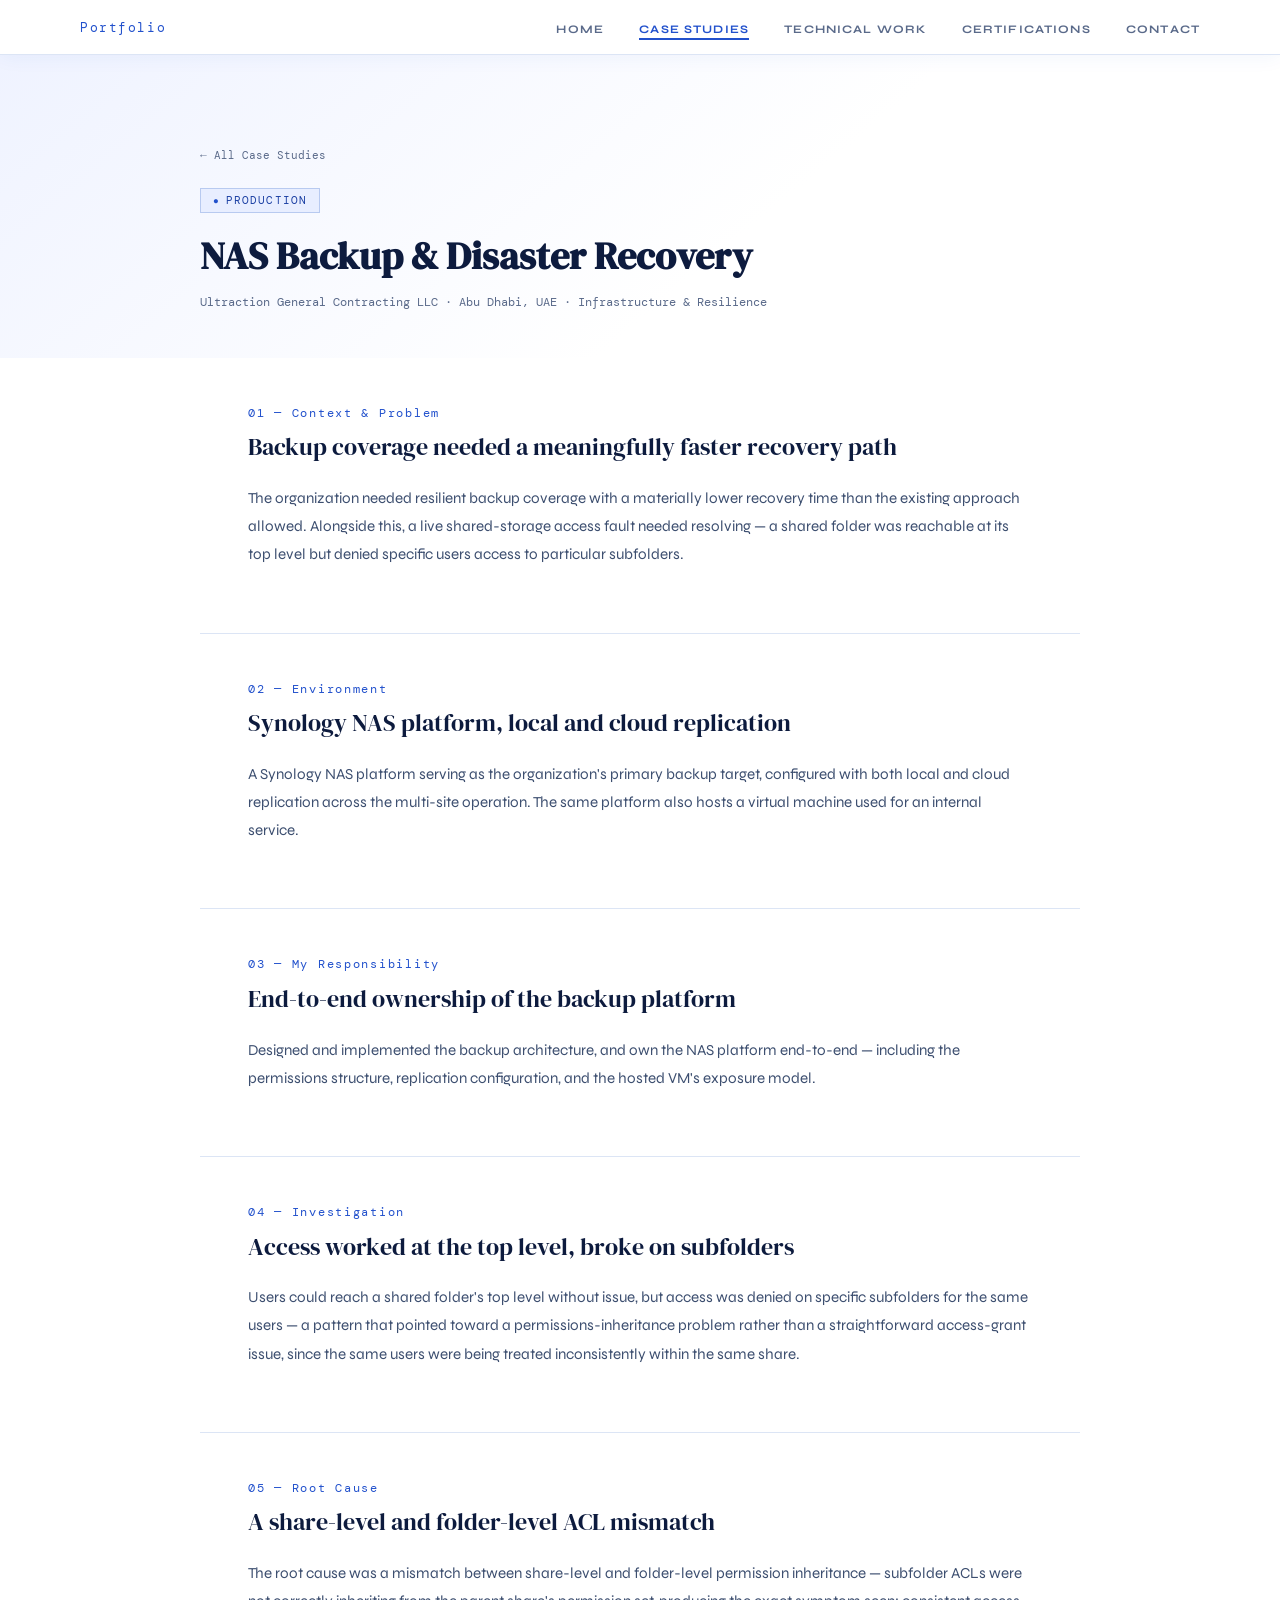
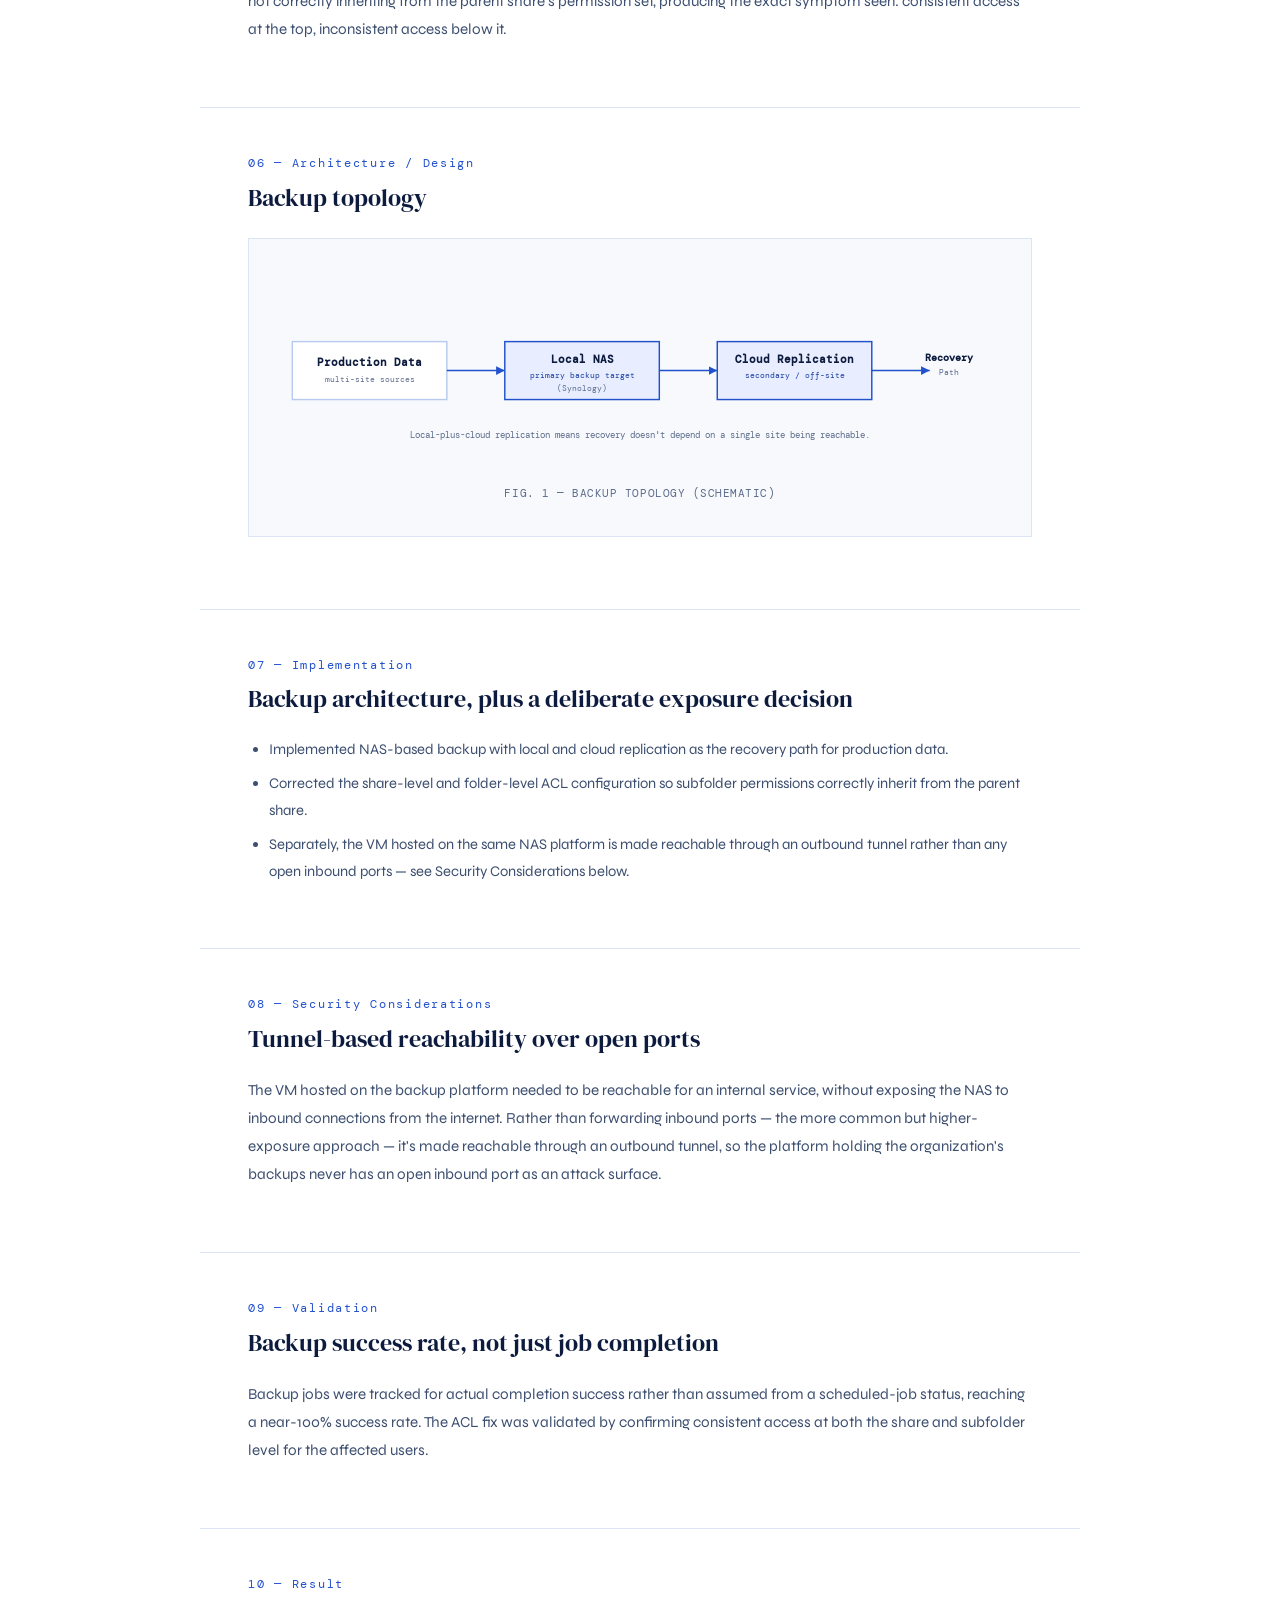
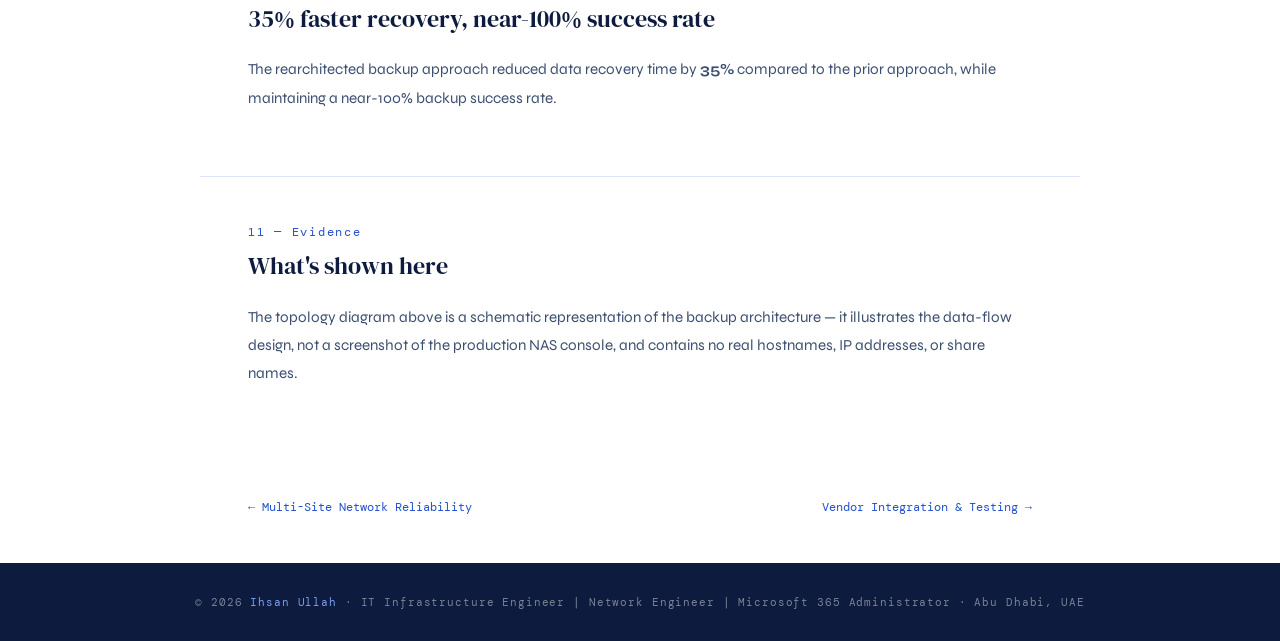
<file: case-studies/backup-dr.html>
<!DOCTYPE html>
<html lang="en">
<head>
<meta charset="UTF-8"/>
<meta name="viewport" content="width=device-width, initial-scale=1.0"/>
<title>NAS Backup &amp; Disaster Recovery — Ihsan Ullah</title>
<link href="https://fonts.googleapis.com/css2?family=DM+Serif+Display:ital@0;1&family=DM+Mono:wght@400;500&family=Syne:wght@400;600;700;800&display=swap" rel="stylesheet"/>
<link rel="stylesheet" href="../assets/main.css"/>
</head>
<body>

<nav>
  <a href="../index.html" class="nav-logo">Portfolio</a>
  <ul class="nav-links">
    <li><a href="../index.html">Home</a></li>
    <li><a href="../index.html#case-studies" class="active">Case Studies</a></li>
    <li><a href="../technical-work.html">Technical Work</a></li>
    <li><a href="../index.html#certifications">Certifications</a></li>
    <li><a href="../index.html#contact">Contact</a></li>
  </ul>
</nav>

<div class="cs-header">
  <div class="cs-header-inner">
    <a href="../index.html#case-studies" class="cs-back">← All Case Studies</a>
    <div class="cs-tags"><span class="tag tag-production">Production</span></div>
    <h1 class="cs-title">NAS Backup &amp; Disaster Recovery</h1>
    <div class="cs-meta">Ultraction General Contracting LLC · Abu Dhabi, UAE · Infrastructure &amp; Resilience</div>
  </div>
</div>

<div class="cs-section" style="border-top:none;">
  <div class="cs-section-num">01 — Context &amp; Problem</div>
  <div class="cs-section-title">Backup coverage needed a meaningfully faster recovery path</div>
  <p>The organization needed resilient backup coverage with a materially lower recovery time than the existing approach allowed. Alongside this, a live shared-storage access fault needed resolving — a shared folder was reachable at its top level but denied specific users access to particular subfolders.</p>
</div>

<div class="cs-section">
  <div class="cs-section-num">02 — Environment</div>
  <div class="cs-section-title">Synology NAS platform, local and cloud replication</div>
  <p>A Synology NAS platform serving as the organization's primary backup target, configured with both local and cloud replication across the multi-site operation. The same platform also hosts a virtual machine used for an internal service.</p>
</div>

<div class="cs-section">
  <div class="cs-section-num">03 — My Responsibility</div>
  <div class="cs-section-title">End-to-end ownership of the backup platform</div>
  <p>Designed and implemented the backup architecture, and own the NAS platform end-to-end — including the permissions structure, replication configuration, and the hosted VM's exposure model.</p>
</div>

<div class="cs-section">
  <div class="cs-section-num">04 — Investigation</div>
  <div class="cs-section-title">Access worked at the top level, broke on subfolders</div>
  <p>Users could reach a shared folder's top level without issue, but access was denied on specific subfolders for the same users — a pattern that pointed toward a permissions-inheritance problem rather than a straightforward access-grant issue, since the same users were being treated inconsistently within the same share.</p>
</div>

<div class="cs-section">
  <div class="cs-section-num">05 — Root Cause</div>
  <div class="cs-section-title">A share-level and folder-level ACL mismatch</div>
  <p>The root cause was a mismatch between share-level and folder-level permission inheritance — subfolder ACLs were not correctly inheriting from the parent share's permission set, producing the exact symptom seen: consistent access at the top, inconsistent access below it.</p>
</div>

<div class="cs-section">
  <div class="cs-section-num">06 — Architecture / Design</div>
  <div class="cs-section-title">Backup topology</div>
  <div class="diagram-box">
    <svg viewBox="0 0 760 200" xmlns="http://www.w3.org/2000/svg" style="width:100%; height:auto; font-family:'DM Mono',monospace;">
      <rect x="20" y="70" width="160" height="60" fill="#ffffff" stroke="#b8caf0" stroke-width="1.5"/>
      <text x="100" y="95" text-anchor="middle" font-size="11" fill="#0d1b3e" font-weight="600">Production Data</text>
      <text x="100" y="112" text-anchor="middle" font-size="8.5" fill="#5a6a8a">multi-site sources</text>

      <line x1="180" y1="100" x2="240" y2="100" stroke="#2251CC" stroke-width="1.5" marker-end="url(#b1)"/>

      <rect x="240" y="70" width="160" height="60" fill="#e8eeff" stroke="#2251CC" stroke-width="1.5"/>
      <text x="320" y="92" text-anchor="middle" font-size="11" fill="#0d1b3e" font-weight="600">Local NAS</text>
      <text x="320" y="108" text-anchor="middle" font-size="8.5" fill="#1a3fa3">primary backup target</text>
      <text x="320" y="121" text-anchor="middle" font-size="8" fill="#5a6a8a">(Synology)</text>

      <line x1="400" y1="100" x2="460" y2="100" stroke="#2251CC" stroke-width="1.5" marker-end="url(#b1)"/>

      <rect x="460" y="70" width="160" height="60" fill="#e8eeff" stroke="#2251CC" stroke-width="1.5"/>
      <text x="540" y="92" text-anchor="middle" font-size="11" fill="#0d1b3e" font-weight="600">Cloud Replication</text>
      <text x="540" y="108" text-anchor="middle" font-size="8.5" fill="#1a3fa3">secondary / off-site</text>

      <line x1="620" y1="100" x2="680" y2="100" stroke="#2251CC" stroke-width="1.5" marker-end="url(#b1)"/>

      <rect x="640" y="20" width="1" height="1" fill="none"/>
      <text x="700" y="90" text-anchor="middle" font-size="10.5" fill="#0d1b3e" font-weight="600">Recovery</text>
      <text x="700" y="105" text-anchor="middle" font-size="8" fill="#5a6a8a">Path</text>

      <defs><marker id="b1" markerWidth="8" markerHeight="8" refX="6" refY="3" orient="auto"><path d="M0,0 L6,3 L0,6 Z" fill="#2251CC"/></marker></defs>

      <text x="380" y="170" text-anchor="middle" font-size="9.5" fill="#5a6a8a">Local-plus-cloud replication means recovery doesn't depend on a single site being reachable.</text>
    </svg>
    <div class="diagram-caption">FIG. 1 — BACKUP TOPOLOGY (SCHEMATIC)</div>
  </div>
</div>

<div class="cs-section">
  <div class="cs-section-num">07 — Implementation</div>
  <div class="cs-section-title">Backup architecture, plus a deliberate exposure decision</div>
  <ul>
    <li>Implemented NAS-based backup with local and cloud replication as the recovery path for production data.</li>
    <li>Corrected the share-level and folder-level ACL configuration so subfolder permissions correctly inherit from the parent share.</li>
    <li>Separately, the VM hosted on the same NAS platform is made reachable through an outbound tunnel rather than any open inbound ports — see Security Considerations below.</li>
  </ul>
</div>

<div class="cs-section">
  <div class="cs-section-num">08 — Security Considerations</div>
  <div class="cs-section-title">Tunnel-based reachability over open ports</div>
  <p>The VM hosted on the backup platform needed to be reachable for an internal service, without exposing the NAS to inbound connections from the internet. Rather than forwarding inbound ports — the more common but higher-exposure approach — it's made reachable through an outbound tunnel, so the platform holding the organization's backups never has an open inbound port as an attack surface.</p>
</div>

<div class="cs-section">
  <div class="cs-section-num">09 — Validation</div>
  <div class="cs-section-title">Backup success rate, not just job completion</div>
  <p>Backup jobs were tracked for actual completion success rather than assumed from a scheduled-job status, reaching a near-100% success rate. The ACL fix was validated by confirming consistent access at both the share and subfolder level for the affected users.</p>
</div>

<div class="cs-section">
  <div class="cs-section-num">10 — Result</div>
  <div class="cs-section-title">35% faster recovery, near-100% success rate</div>
  <p>The rearchitected backup approach reduced data recovery time by <strong>35%</strong> compared to the prior approach, while maintaining a near-100% backup success rate.</p>
</div>

<div class="cs-section">
  <div class="cs-section-num">11 — Evidence</div>
  <div class="cs-section-title">What's shown here</div>
  <p>The topology diagram above is a schematic representation of the backup architecture — it illustrates the data-flow design, not a screenshot of the production NAS console, and contains no real hostnames, IP addresses, or share names.</p>
</div>

<div class="cs-nav-footer">
  <a href="../case-studies/network-reliability.html">← Multi-Site Network Reliability</a>
  <a href="../case-studies/vendor-integration.html">Vendor Integration &amp; Testing →</a>
</div>

<footer><p>© 2026 <span>Ihsan Ullah</span> · IT Infrastructure Engineer | Network Engineer | Microsoft 365 Administrator · Abu Dhabi, UAE</p></footer>

</body>
</html>
</file>
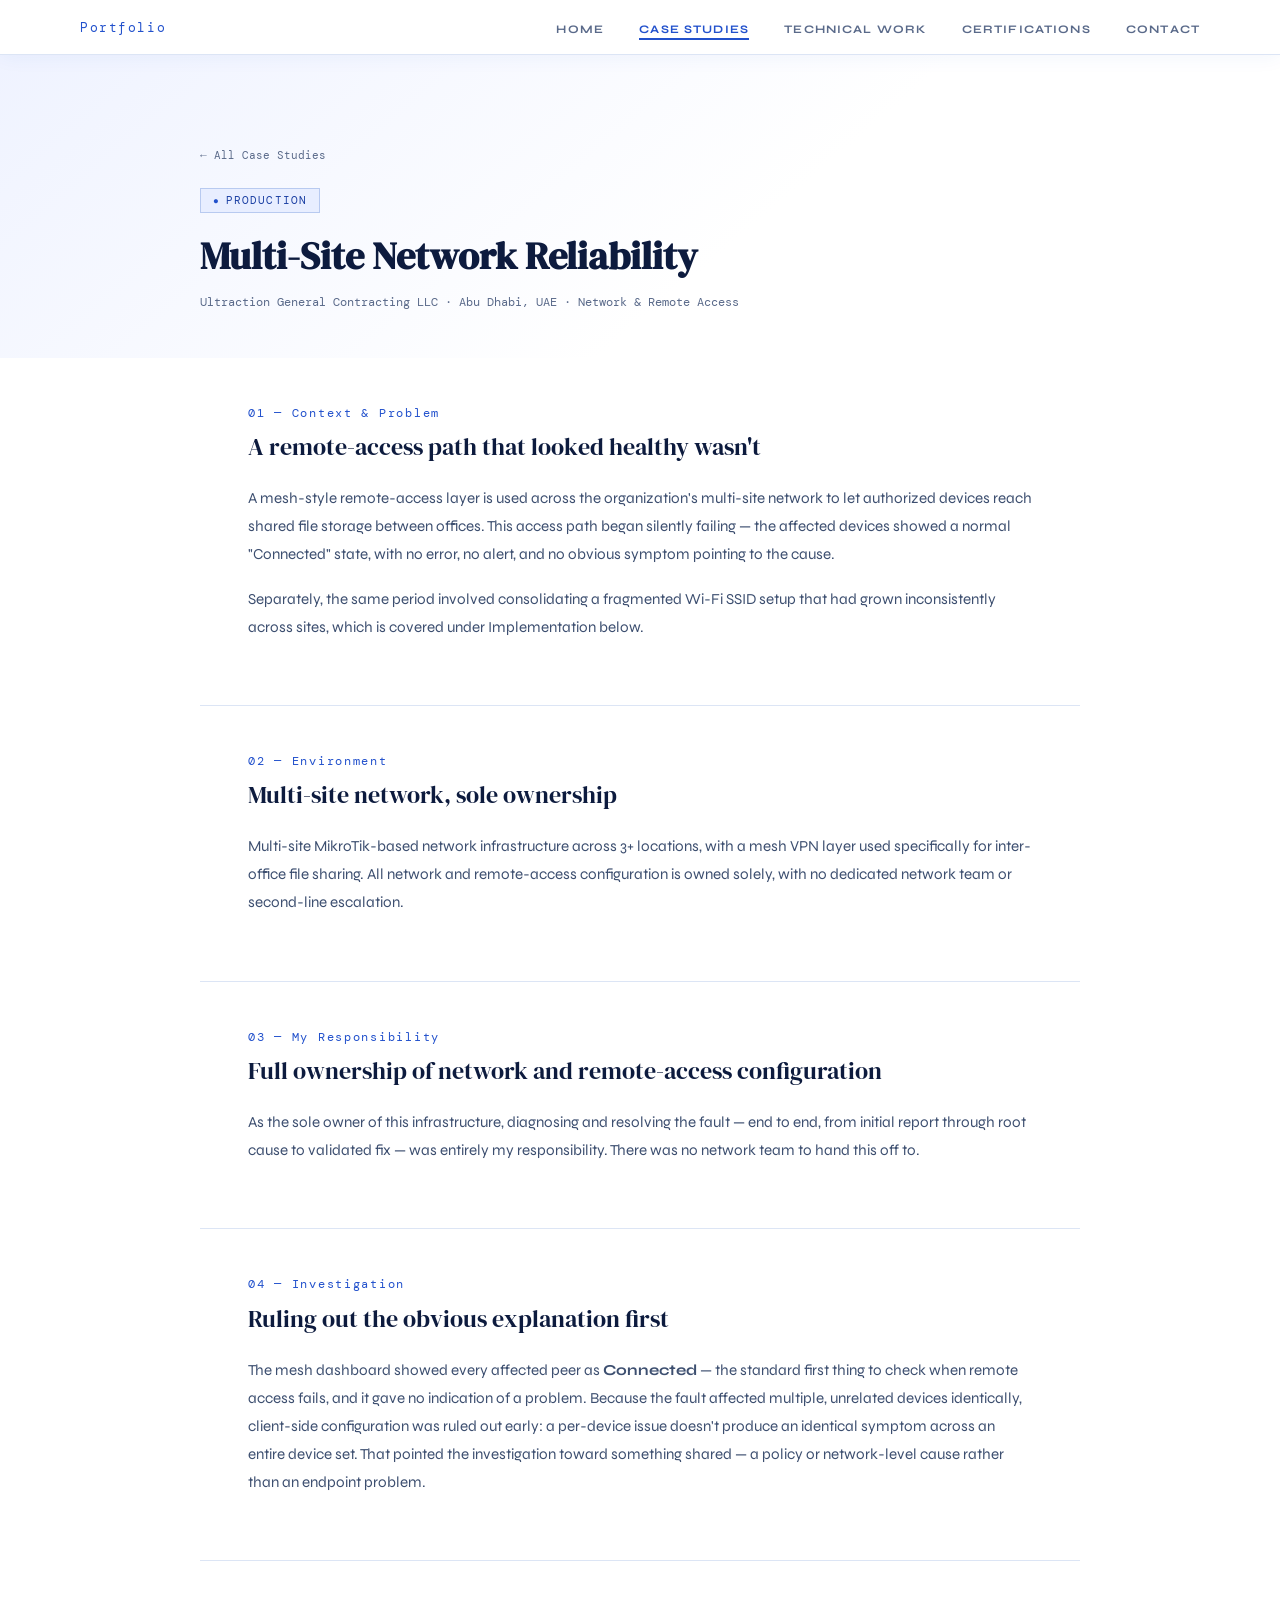
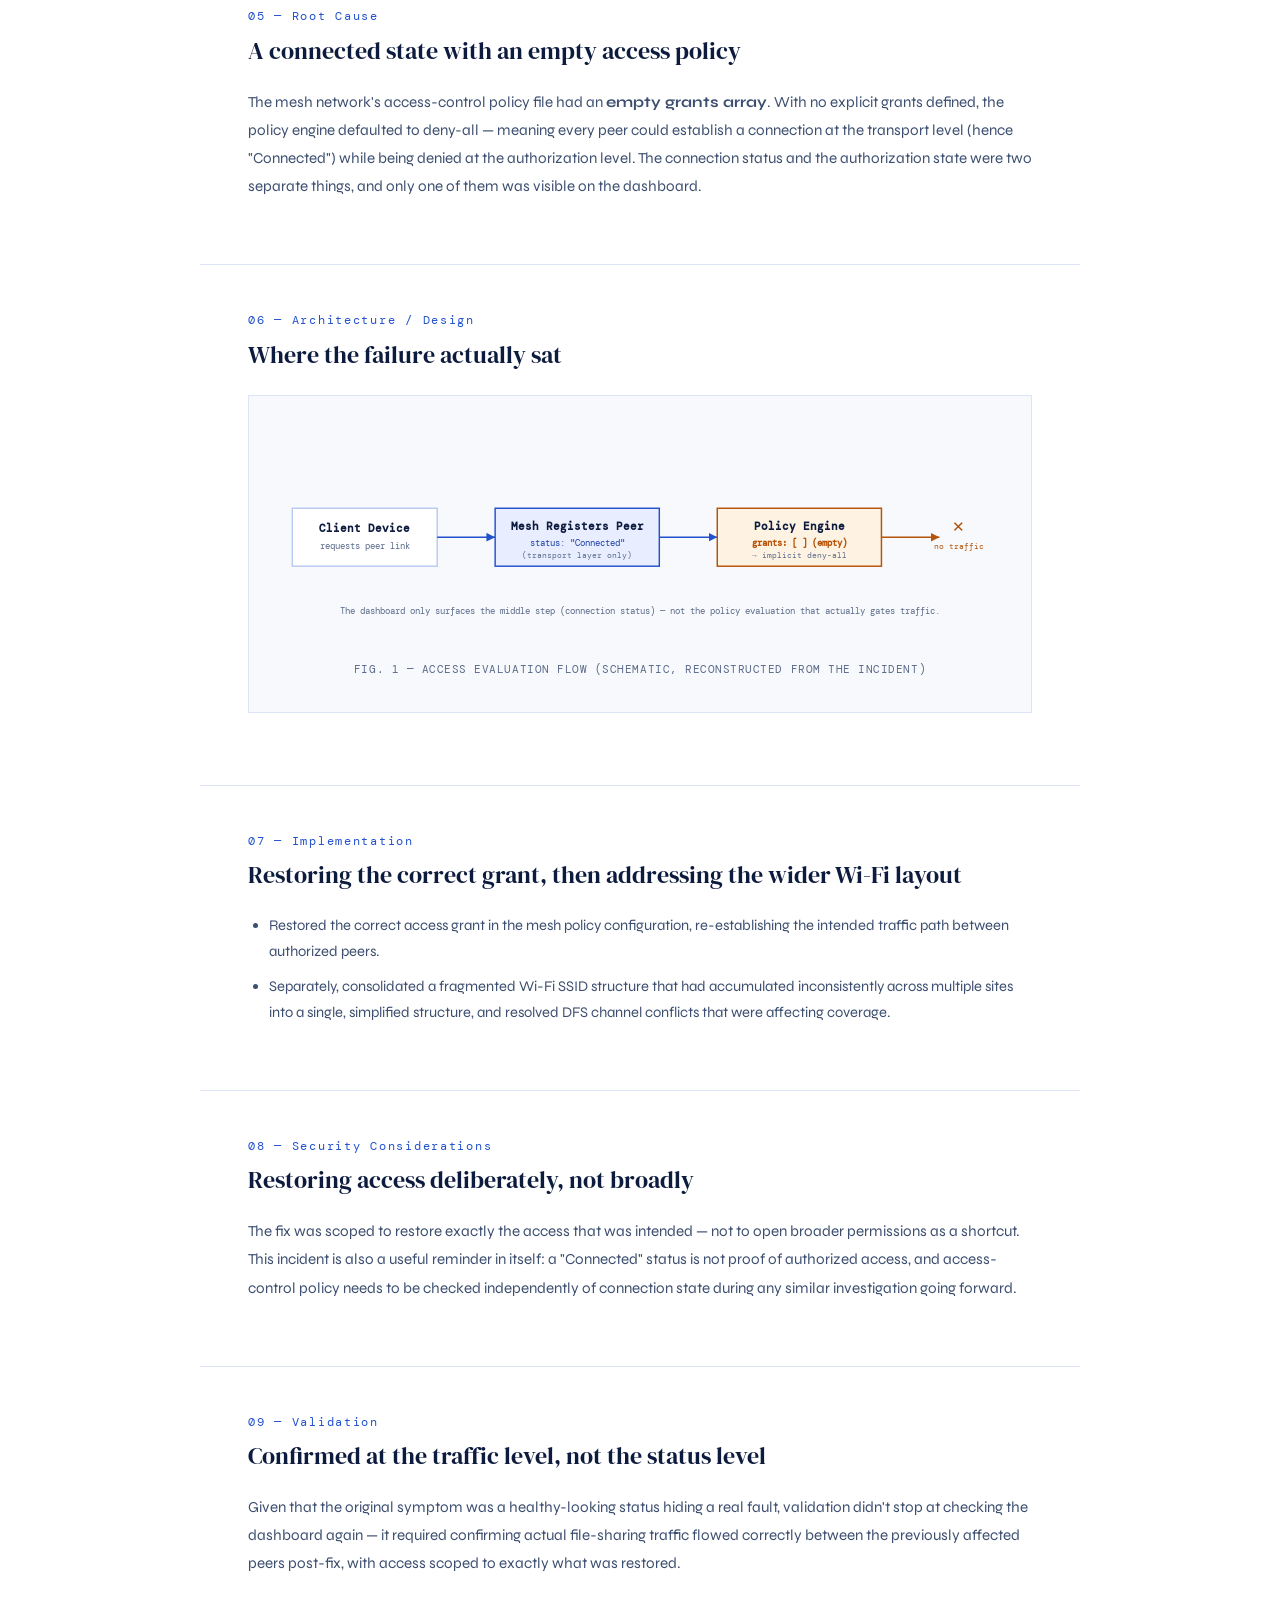
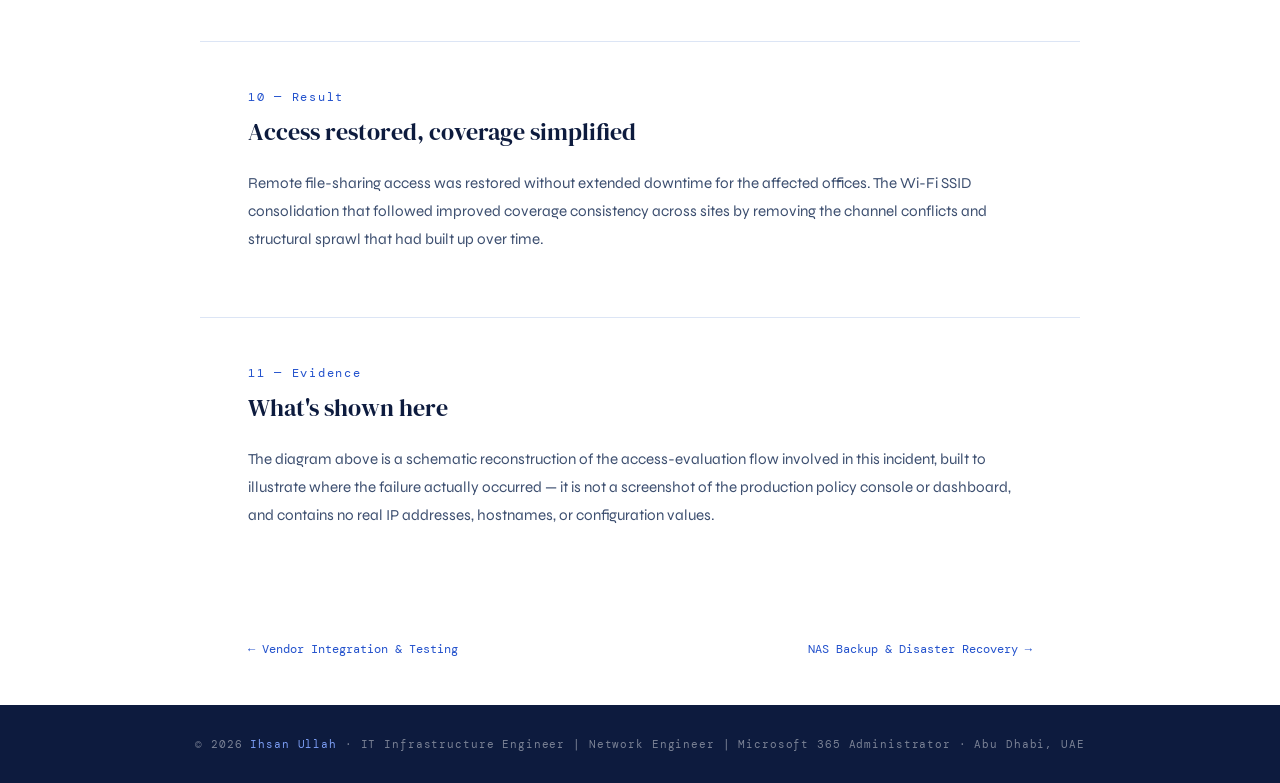
<file: case-studies/network-reliability.html>
<!DOCTYPE html>
<html lang="en">
<head>
<meta charset="UTF-8"/>
<meta name="viewport" content="width=device-width, initial-scale=1.0"/>
<title>Multi-Site Network Reliability — Ihsan Ullah</title>
<link href="https://fonts.googleapis.com/css2?family=DM+Serif+Display:ital@0;1&family=DM+Mono:wght@400;500&family=Syne:wght@400;600;700;800&display=swap" rel="stylesheet"/>
<link rel="stylesheet" href="../assets/main.css"/>
</head>
<body>

<nav>
  <a href="../index.html" class="nav-logo">Portfolio</a>
  <ul class="nav-links">
    <li><a href="../index.html">Home</a></li>
    <li><a href="../index.html#case-studies" class="active">Case Studies</a></li>
    <li><a href="../technical-work.html">Technical Work</a></li>
    <li><a href="../index.html#certifications">Certifications</a></li>
    <li><a href="../index.html#contact">Contact</a></li>
  </ul>
</nav>

<div class="cs-header">
  <div class="cs-header-inner">
    <a href="../index.html#case-studies" class="cs-back">← All Case Studies</a>
    <div class="cs-tags"><span class="tag tag-production">Production</span></div>
    <h1 class="cs-title">Multi-Site Network Reliability</h1>
    <div class="cs-meta">Ultraction General Contracting LLC · Abu Dhabi, UAE · Network &amp; Remote Access</div>
  </div>
</div>

<div class="cs-section" style="border-top:none;">
  <div class="cs-section-num">01 — Context &amp; Problem</div>
  <div class="cs-section-title">A remote-access path that looked healthy wasn't</div>
  <p>A mesh-style remote-access layer is used across the organization's multi-site network to let authorized devices reach shared file storage between offices. This access path began silently failing — the affected devices showed a normal "Connected" state, with no error, no alert, and no obvious symptom pointing to the cause.</p>
  <p>Separately, the same period involved consolidating a fragmented Wi-Fi SSID setup that had grown inconsistently across sites, which is covered under Implementation below.</p>
</div>

<div class="cs-section">
  <div class="cs-section-num">02 — Environment</div>
  <div class="cs-section-title">Multi-site network, sole ownership</div>
  <p>Multi-site MikroTik-based network infrastructure across 3+ locations, with a mesh VPN layer used specifically for inter-office file sharing. All network and remote-access configuration is owned solely, with no dedicated network team or second-line escalation.</p>
</div>

<div class="cs-section">
  <div class="cs-section-num">03 — My Responsibility</div>
  <div class="cs-section-title">Full ownership of network and remote-access configuration</div>
  <p>As the sole owner of this infrastructure, diagnosing and resolving the fault — end to end, from initial report through root cause to validated fix — was entirely my responsibility. There was no network team to hand this off to.</p>
</div>

<div class="cs-section">
  <div class="cs-section-num">04 — Investigation</div>
  <div class="cs-section-title">Ruling out the obvious explanation first</div>
  <p>The mesh dashboard showed every affected peer as <strong>Connected</strong> — the standard first thing to check when remote access fails, and it gave no indication of a problem. Because the fault affected multiple, unrelated devices identically, client-side configuration was ruled out early: a per-device issue doesn't produce an identical symptom across an entire device set. That pointed the investigation toward something shared — a policy or network-level cause rather than an endpoint problem.</p>
</div>

<div class="cs-section">
  <div class="cs-section-num">05 — Root Cause</div>
  <div class="cs-section-title">A connected state with an empty access policy</div>
  <p>The mesh network's access-control policy file had an <strong>empty grants array</strong>. With no explicit grants defined, the policy engine defaulted to deny-all — meaning every peer could establish a connection at the transport level (hence "Connected") while being denied at the authorization level. The connection status and the authorization state were two separate things, and only one of them was visible on the dashboard.</p>
</div>

<div class="cs-section">
  <div class="cs-section-num">06 — Architecture / Design</div>
  <div class="cs-section-title">Where the failure actually sat</div>
  <div class="diagram-box">
    <svg viewBox="0 0 760 220" xmlns="http://www.w3.org/2000/svg" style="width:100%; height:auto; font-family:'DM Mono',monospace;">
      <rect x="20" y="80" width="150" height="60" fill="#ffffff" stroke="#b8caf0" stroke-width="1.5"/>
      <text x="95" y="105" text-anchor="middle" font-size="11" fill="#0d1b3e" font-weight="600">Client Device</text>
      <text x="95" y="122" text-anchor="middle" font-size="9" fill="#5a6a8a">requests peer link</text>

      <line x1="170" y1="110" x2="230" y2="110" stroke="#2251CC" stroke-width="1.5" marker-end="url(#arrow)"/>

      <rect x="230" y="80" width="170" height="60" fill="#e8eeff" stroke="#2251CC" stroke-width="1.5"/>
      <text x="315" y="102" text-anchor="middle" font-size="11" fill="#0d1b3e" font-weight="600">Mesh Registers Peer</text>
      <text x="315" y="119" text-anchor="middle" font-size="9" fill="#1a3fa3">status: "Connected"</text>
      <text x="315" y="132" text-anchor="middle" font-size="8" fill="#5a6a8a">(transport layer only)</text>

      <line x1="400" y1="110" x2="460" y2="110" stroke="#2251CC" stroke-width="1.5" marker-end="url(#arrow)"/>

      <rect x="460" y="80" width="170" height="60" fill="#fef3e2" stroke="#b45309" stroke-width="1.5"/>
      <text x="545" y="102" text-anchor="middle" font-size="11" fill="#0d1b3e" font-weight="600">Policy Engine</text>
      <text x="545" y="119" text-anchor="middle" font-size="9" fill="#b45309" font-weight="600">grants: [ ] (empty)</text>
      <text x="545" y="132" text-anchor="middle" font-size="8" fill="#5a6a8a">→ implicit deny-all</text>

      <line x1="630" y1="110" x2="690" y2="110" stroke="#b45309" stroke-width="1.5" marker-end="url(#arrowred)"/>
      <text x="710" y="105" text-anchor="middle" font-size="16" fill="#b45309">✕</text>
      <text x="710" y="122" text-anchor="middle" font-size="8" fill="#b45309">no traffic</text>

      <defs>
        <marker id="arrow" markerWidth="8" markerHeight="8" refX="6" refY="3" orient="auto"><path d="M0,0 L6,3 L0,6 Z" fill="#2251CC"/></marker>
        <marker id="arrowred" markerWidth="8" markerHeight="8" refX="6" refY="3" orient="auto"><path d="M0,0 L6,3 L0,6 Z" fill="#b45309"/></marker>
      </defs>

      <text x="380" y="190" text-anchor="middle" font-size="9.5" fill="#5a6a8a">The dashboard only surfaces the middle step (connection status) — not the policy evaluation that actually gates traffic.</text>
    </svg>
    <div class="diagram-caption">FIG. 1 — ACCESS EVALUATION FLOW (SCHEMATIC, RECONSTRUCTED FROM THE INCIDENT)</div>
  </div>
</div>

<div class="cs-section">
  <div class="cs-section-num">07 — Implementation</div>
  <div class="cs-section-title">Restoring the correct grant, then addressing the wider Wi-Fi layout</div>
  <ul>
    <li>Restored the correct access grant in the mesh policy configuration, re-establishing the intended traffic path between authorized peers.</li>
    <li>Separately, consolidated a fragmented Wi-Fi SSID structure that had accumulated inconsistently across multiple sites into a single, simplified structure, and resolved DFS channel conflicts that were affecting coverage.</li>
  </ul>
</div>

<div class="cs-section">
  <div class="cs-section-num">08 — Security Considerations</div>
  <div class="cs-section-title">Restoring access deliberately, not broadly</div>
  <p>The fix was scoped to restore exactly the access that was intended — not to open broader permissions as a shortcut. This incident is also a useful reminder in itself: a "Connected" status is not proof of authorized access, and access-control policy needs to be checked independently of connection state during any similar investigation going forward.</p>
</div>

<div class="cs-section">
  <div class="cs-section-num">09 — Validation</div>
  <div class="cs-section-title">Confirmed at the traffic level, not the status level</div>
  <p>Given that the original symptom was a healthy-looking status hiding a real fault, validation didn't stop at checking the dashboard again — it required confirming actual file-sharing traffic flowed correctly between the previously affected peers post-fix, with access scoped to exactly what was restored.</p>
</div>

<div class="cs-section">
  <div class="cs-section-num">10 — Result</div>
  <div class="cs-section-title">Access restored, coverage simplified</div>
  <p>Remote file-sharing access was restored without extended downtime for the affected offices. The Wi-Fi SSID consolidation that followed improved coverage consistency across sites by removing the channel conflicts and structural sprawl that had built up over time.</p>
</div>

<div class="cs-section">
  <div class="cs-section-num">11 — Evidence</div>
  <div class="cs-section-title">What's shown here</div>
  <p>The diagram above is a schematic reconstruction of the access-evaluation flow involved in this incident, built to illustrate where the failure actually occurred — it is not a screenshot of the production policy console or dashboard, and contains no real IP addresses, hostnames, or configuration values.</p>
</div>

<div class="cs-nav-footer">
  <a href="../case-studies/vendor-integration.html">← Vendor Integration &amp; Testing</a>
  <a href="../case-studies/backup-dr.html">NAS Backup &amp; Disaster Recovery →</a>
</div>

<footer><p>© 2026 <span>Ihsan Ullah</span> · IT Infrastructure Engineer | Network Engineer | Microsoft 365 Administrator · Abu Dhabi, UAE</p></footer>

</body>
</html>
</file>
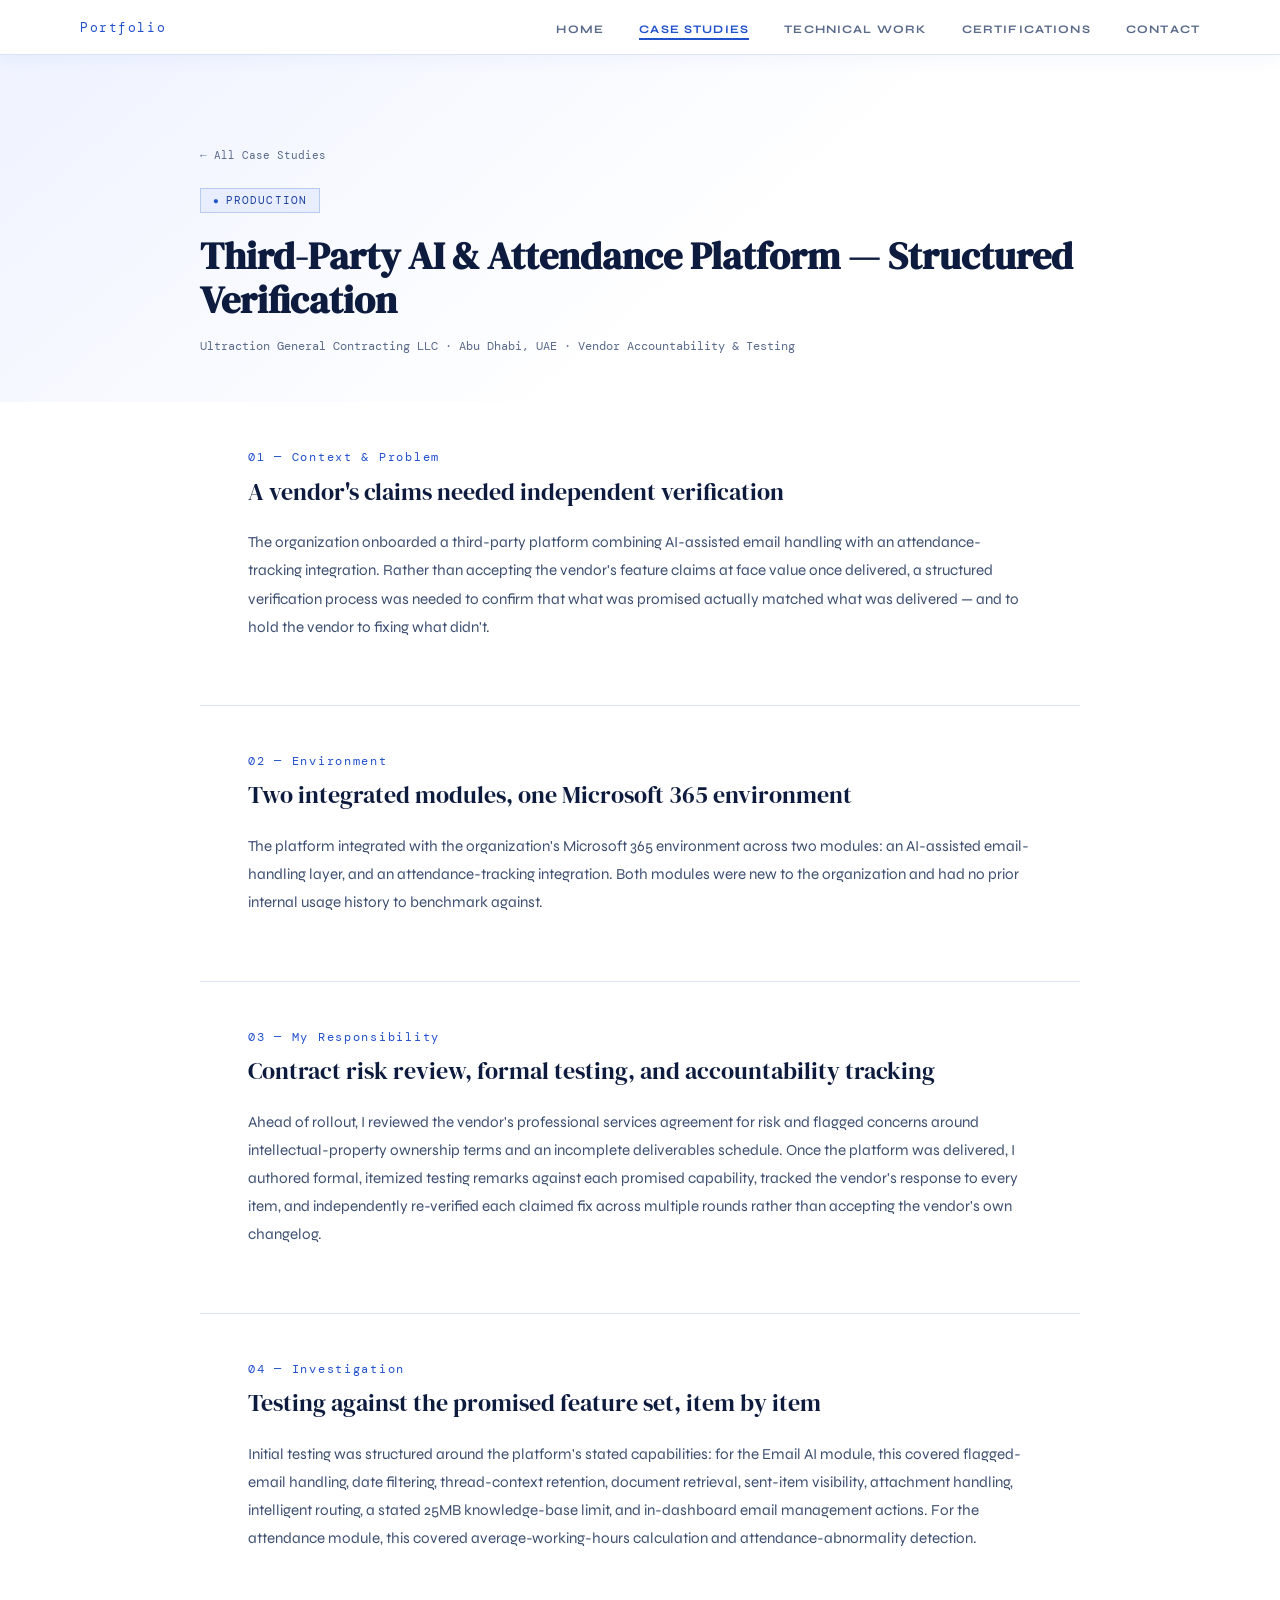
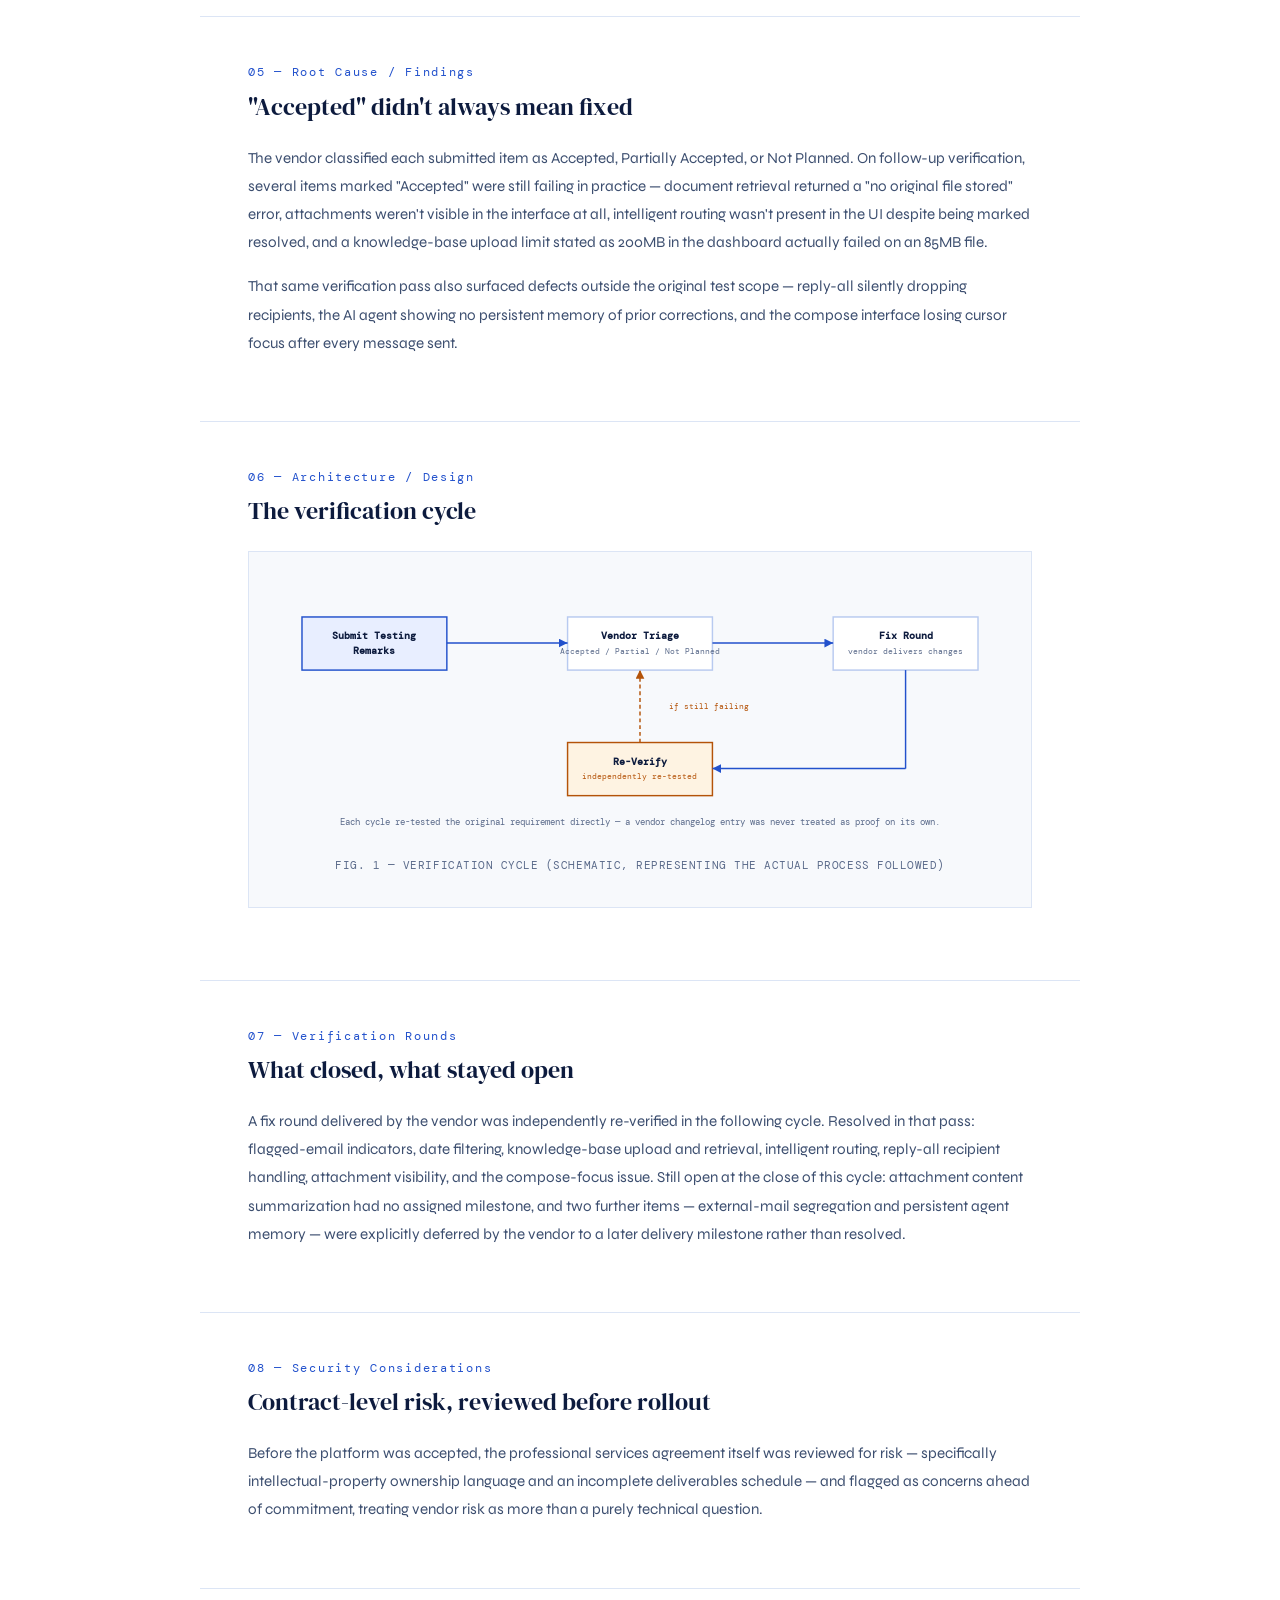
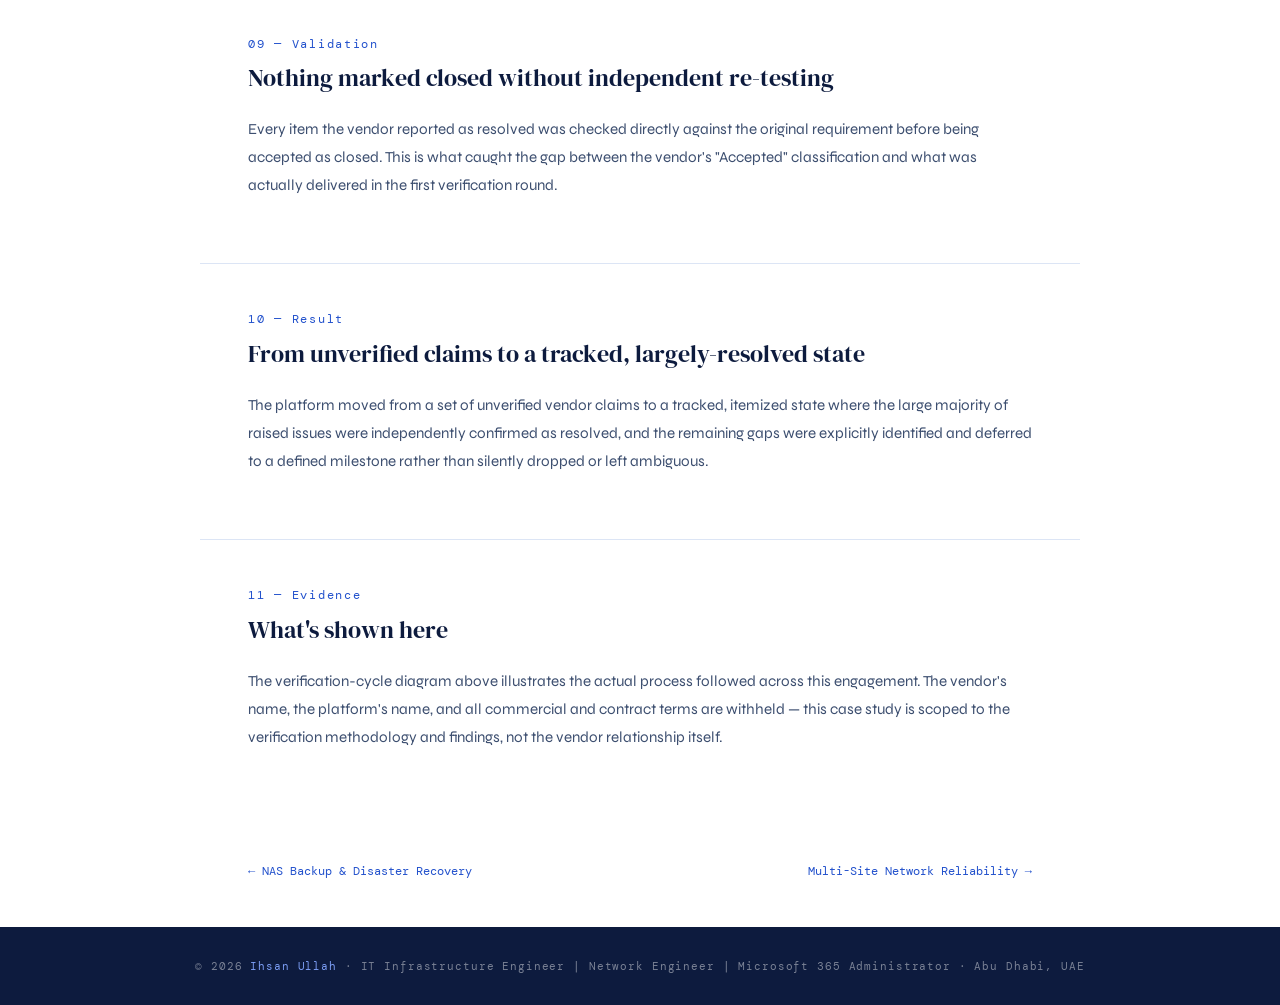
<file: case-studies/vendor-integration.html>
<!DOCTYPE html>
<html lang="en">
<head>
<meta charset="UTF-8"/>
<meta name="viewport" content="width=device-width, initial-scale=1.0"/>
<title>Third-Party Platform — Structured Verification — Ihsan Ullah</title>
<link href="https://fonts.googleapis.com/css2?family=DM+Serif+Display:ital@0;1&family=DM+Mono:wght@400;500&family=Syne:wght@400;600;700;800&display=swap" rel="stylesheet"/>
<link rel="stylesheet" href="../assets/main.css"/>
</head>
<body>

<nav>
  <a href="../index.html" class="nav-logo">Portfolio</a>
  <ul class="nav-links">
    <li><a href="../index.html">Home</a></li>
    <li><a href="../index.html#case-studies" class="active">Case Studies</a></li>
    <li><a href="../technical-work.html">Technical Work</a></li>
    <li><a href="../index.html#certifications">Certifications</a></li>
    <li><a href="../index.html#contact">Contact</a></li>
  </ul>
</nav>

<div class="cs-header">
  <div class="cs-header-inner">
    <a href="../index.html#case-studies" class="cs-back">← All Case Studies</a>
    <div class="cs-tags"><span class="tag tag-production">Production</span></div>
    <h1 class="cs-title">Third-Party AI &amp; Attendance Platform — Structured Verification</h1>
    <div class="cs-meta">Ultraction General Contracting LLC · Abu Dhabi, UAE · Vendor Accountability &amp; Testing</div>
  </div>
</div>

<div class="cs-section" style="border-top:none;">
  <div class="cs-section-num">01 — Context &amp; Problem</div>
  <div class="cs-section-title">A vendor's claims needed independent verification</div>
  <p>The organization onboarded a third-party platform combining AI-assisted email handling with an attendance-tracking integration. Rather than accepting the vendor's feature claims at face value once delivered, a structured verification process was needed to confirm that what was promised actually matched what was delivered — and to hold the vendor to fixing what didn't.</p>
</div>

<div class="cs-section">
  <div class="cs-section-num">02 — Environment</div>
  <div class="cs-section-title">Two integrated modules, one Microsoft 365 environment</div>
  <p>The platform integrated with the organization's Microsoft 365 environment across two modules: an AI-assisted email-handling layer, and an attendance-tracking integration. Both modules were new to the organization and had no prior internal usage history to benchmark against.</p>
</div>

<div class="cs-section">
  <div class="cs-section-num">03 — My Responsibility</div>
  <div class="cs-section-title">Contract risk review, formal testing, and accountability tracking</div>
  <p>Ahead of rollout, I reviewed the vendor's professional services agreement for risk and flagged concerns around intellectual-property ownership terms and an incomplete deliverables schedule. Once the platform was delivered, I authored formal, itemized testing remarks against each promised capability, tracked the vendor's response to every item, and independently re-verified each claimed fix across multiple rounds rather than accepting the vendor's own changelog.</p>
</div>

<div class="cs-section">
  <div class="cs-section-num">04 — Investigation</div>
  <div class="cs-section-title">Testing against the promised feature set, item by item</div>
  <p>Initial testing was structured around the platform's stated capabilities: for the Email AI module, this covered flagged-email handling, date filtering, thread-context retention, document retrieval, sent-item visibility, attachment handling, intelligent routing, a stated 25MB knowledge-base limit, and in-dashboard email management actions. For the attendance module, this covered average-working-hours calculation and attendance-abnormality detection.</p>
</div>

<div class="cs-section">
  <div class="cs-section-num">05 — Root Cause / Findings</div>
  <div class="cs-section-title">"Accepted" didn't always mean fixed</div>
  <p>The vendor classified each submitted item as Accepted, Partially Accepted, or Not Planned. On follow-up verification, several items marked "Accepted" were still failing in practice — document retrieval returned a "no original file stored" error, attachments weren't visible in the interface at all, intelligent routing wasn't present in the UI despite being marked resolved, and a knowledge-base upload limit stated as 200MB in the dashboard actually failed on an 85MB file.</p>
  <p>That same verification pass also surfaced defects outside the original test scope — reply-all silently dropping recipients, the AI agent showing no persistent memory of prior corrections, and the compose interface losing cursor focus after every message sent.</p>
</div>

<div class="cs-section">
  <div class="cs-section-num">06 — Architecture / Design</div>
  <div class="cs-section-title">The verification cycle</div>
  <div class="diagram-box">
    <svg viewBox="0 0 760 260" xmlns="http://www.w3.org/2000/svg" style="width:100%; height:auto; font-family:'DM Mono',monospace;">
      <rect x="30" y="30" width="150" height="55" fill="#e8eeff" stroke="#2251CC" stroke-width="1.5"/>
      <text x="105" y="53" text-anchor="middle" font-size="10.5" fill="#0d1b3e" font-weight="600">Submit Testing</text>
      <text x="105" y="68" text-anchor="middle" font-size="10.5" fill="#0d1b3e" font-weight="600">Remarks</text>

      <rect x="305" y="30" width="150" height="55" fill="#ffffff" stroke="#b8caf0" stroke-width="1.5"/>
      <text x="380" y="53" text-anchor="middle" font-size="10.5" fill="#0d1b3e" font-weight="600">Vendor Triage</text>
      <text x="380" y="68" text-anchor="middle" font-size="8.5" fill="#5a6a8a">Accepted / Partial / Not Planned</text>

      <rect x="580" y="30" width="150" height="55" fill="#ffffff" stroke="#b8caf0" stroke-width="1.5"/>
      <text x="655" y="53" text-anchor="middle" font-size="10.5" fill="#0d1b3e" font-weight="600">Fix Round</text>
      <text x="655" y="68" text-anchor="middle" font-size="8.5" fill="#5a6a8a">vendor delivers changes</text>

      <rect x="305" y="160" width="150" height="55" fill="#fef3e2" stroke="#b45309" stroke-width="1.5"/>
      <text x="380" y="183" text-anchor="middle" font-size="10.5" fill="#0d1b3e" font-weight="600">Re-Verify</text>
      <text x="380" y="198" text-anchor="middle" font-size="8.5" fill="#b45309">independently re-tested</text>

      <line x1="180" y1="57" x2="305" y2="57" stroke="#2251CC" stroke-width="1.5" marker-end="url(#a1)"/>
      <line x1="455" y1="57" x2="580" y2="57" stroke="#2251CC" stroke-width="1.5" marker-end="url(#a1)"/>
      <line x1="655" y1="85" x2="655" y2="187" stroke="#2251CC" stroke-width="1.5"/>
      <line x1="655" y1="187" x2="455" y2="187" stroke="#2251CC" stroke-width="1.5" marker-end="url(#a1)"/>
      <line x1="380" y1="160" x2="380" y2="85" stroke="#b45309" stroke-width="1.5" stroke-dasharray="4,3" marker-end="url(#a2)"/>
      <text x="410" y="125" font-size="8.5" fill="#b45309">if still failing</text>

      <defs>
        <marker id="a1" markerWidth="8" markerHeight="8" refX="6" refY="3" orient="auto"><path d="M0,0 L6,3 L0,6 Z" fill="#2251CC"/></marker>
        <marker id="a2" markerWidth="8" markerHeight="8" refX="6" refY="3" orient="auto"><path d="M0,0 L6,3 L0,6 Z" fill="#b45309"/></marker>
      </defs>

      <text x="380" y="245" text-anchor="middle" font-size="9.5" fill="#5a6a8a">Each cycle re-tested the original requirement directly — a vendor changelog entry was never treated as proof on its own.</text>
    </svg>
    <div class="diagram-caption">FIG. 1 — VERIFICATION CYCLE (SCHEMATIC, REPRESENTING THE ACTUAL PROCESS FOLLOWED)</div>
  </div>
</div>

<div class="cs-section">
  <div class="cs-section-num">07 — Verification Rounds</div>
  <div class="cs-section-title">What closed, what stayed open</div>
  <p>A fix round delivered by the vendor was independently re-verified in the following cycle. Resolved in that pass: flagged-email indicators, date filtering, knowledge-base upload and retrieval, intelligent routing, reply-all recipient handling, attachment visibility, and the compose-focus issue. Still open at the close of this cycle: attachment content summarization had no assigned milestone, and two further items — external-mail segregation and persistent agent memory — were explicitly deferred by the vendor to a later delivery milestone rather than resolved.</p>
</div>

<div class="cs-section">
  <div class="cs-section-num">08 — Security Considerations</div>
  <div class="cs-section-title">Contract-level risk, reviewed before rollout</div>
  <p>Before the platform was accepted, the professional services agreement itself was reviewed for risk — specifically intellectual-property ownership language and an incomplete deliverables schedule — and flagged as concerns ahead of commitment, treating vendor risk as more than a purely technical question.</p>
</div>

<div class="cs-section">
  <div class="cs-section-num">09 — Validation</div>
  <div class="cs-section-title">Nothing marked closed without independent re-testing</div>
  <p>Every item the vendor reported as resolved was checked directly against the original requirement before being accepted as closed. This is what caught the gap between the vendor's "Accepted" classification and what was actually delivered in the first verification round.</p>
</div>

<div class="cs-section">
  <div class="cs-section-num">10 — Result</div>
  <div class="cs-section-title">From unverified claims to a tracked, largely-resolved state</div>
  <p>The platform moved from a set of unverified vendor claims to a tracked, itemized state where the large majority of raised issues were independently confirmed as resolved, and the remaining gaps were explicitly identified and deferred to a defined milestone rather than silently dropped or left ambiguous.</p>
</div>

<div class="cs-section">
  <div class="cs-section-num">11 — Evidence</div>
  <div class="cs-section-title">What's shown here</div>
  <p>The verification-cycle diagram above illustrates the actual process followed across this engagement. The vendor's name, the platform's name, and all commercial and contract terms are withheld — this case study is scoped to the verification methodology and findings, not the vendor relationship itself.</p>
</div>

<div class="cs-nav-footer">
  <a href="../case-studies/backup-dr.html">← NAS Backup &amp; Disaster Recovery</a>
  <a href="../case-studies/network-reliability.html">Multi-Site Network Reliability →</a>
</div>

<footer><p>© 2026 <span>Ihsan Ullah</span> · IT Infrastructure Engineer | Network Engineer | Microsoft 365 Administrator · Abu Dhabi, UAE</p></footer>

</body>
</html>
</file>
<file: assets/main.css>
:root {
  --royal: #2251CC;
  --royal-dark: #1a3fa3;
  --royal-light: #3d6ee8;
  --royal-xlight: #e8eeff;
  --white: #ffffff;
  --off-white: #f7f9fc;
  --text: #0d1b3e;
  --muted: #5a6a8a;
  --border: #dce5f5;
  --border-strong: #b8caf0;
  --shadow: 0 4px 24px rgba(34,81,204,0.10);
  --shadow-lg: 0 8px 48px rgba(34,81,204,0.16);
  --amber: #b45309;
  --amber-bg: #fef3e2;
  --amber-border: #f3d29e;
}

*, *::before, *::after { box-sizing: border-box; margin: 0; padding: 0; }
html { scroll-behavior: smooth; }
body { font-family: 'Syne', sans-serif; background: var(--white); color: var(--text); overflow-x: hidden; }
a { color: inherit; }

/* ---------- nav ---------- */
nav {
  position: fixed; top: 0; left: 0; right: 0; z-index: 100;
  display: flex; justify-content: space-between; align-items: center;
  padding: 1.1rem 5rem;
  background: rgba(255,255,255,0.95);
  backdrop-filter: blur(20px);
  border-bottom: 1px solid var(--border);
  box-shadow: 0 2px 20px rgba(34,81,204,0.06);
}
.nav-logo { font-family: 'DM Mono', monospace; font-size: 0.82rem; color: var(--royal); letter-spacing: 0.12em; text-decoration: none; }
.nav-logo:hover { color: var(--royal-dark); }
.nav-links { display: flex; gap: 2.2rem; list-style: none; }
.nav-links a {
  font-size: 0.72rem; font-weight: 700; letter-spacing: 0.1em; text-transform: uppercase;
  color: var(--muted); text-decoration: none; transition: color 0.2s; position: relative;
}
.nav-links a::after {
  content: ''; position: absolute; bottom: -4px; left: 0; right: 0; height: 2px;
  background: var(--royal); transform: scaleX(0); transition: transform 0.2s; transform-origin: left;
}
.nav-links a:hover { color: var(--royal); }
.nav-links a:hover::after, .nav-links a.active::after { transform: scaleX(1); }
.nav-links a.active { color: var(--royal); }

/* ---------- shared section scaffolding ---------- */
.section-wrap { max-width: 1180px; margin: 0 auto; padding: 5.5rem 3rem; }
.section-wrap.narrow { max-width: 880px; }
.band-white { background: var(--white); }
.band-gray { background: var(--off-white); }
.section-label {
  font-family: 'DM Mono', monospace; font-size: 0.72rem; color: var(--royal);
  letter-spacing: 0.15em; text-transform: uppercase; margin-bottom: 0.7rem;
}
.section-title { font-family: 'DM Serif Display', serif; font-size: 2.2rem; margin-bottom: 2.5rem; letter-spacing: -0.01em; }

/* ---------- tags: production / lab ---------- */
.tag { display: inline-flex; align-items: center; gap: 0.4rem; font-family: 'DM Mono', monospace; font-size: 0.66rem; letter-spacing: 0.1em; text-transform: uppercase; padding: 0.32rem 0.75rem; border: 1.5px solid; }
.tag-production { color: var(--royal-dark); background: var(--royal-xlight); border-color: var(--border-strong); }
.tag-production::before { content: '●'; font-size: 0.6rem; color: var(--royal); }
.tag-lab { color: var(--amber); background: var(--amber-bg); border-color: var(--amber-border); }
.tag-lab::before { content: '◐'; font-size: 0.6rem; }

/* ---------- hero (homepage) ---------- */
.hero {
  min-height: 92vh; display: grid; grid-template-columns: 1fr 380px; gap: 4rem; align-items: center;
  padding: 8rem 5rem 4rem; background: linear-gradient(140deg, #eef2ff 0%, #ffffff 55%); position: relative; overflow: hidden;
}
.hero::before { content: ''; position: absolute; top: -120px; right: -120px; width: 500px; height: 500px; background: radial-gradient(circle, rgba(34,81,204,0.08) 0%, transparent 70%); pointer-events: none; }
.hero-tag { display: inline-flex; align-items: center; gap: 0.5rem; font-family: 'DM Mono', monospace; font-size: 0.72rem; color: var(--royal); letter-spacing: 0.15em; text-transform: uppercase; margin-bottom: 1.5rem; padding: 0.4rem 1rem; border: 1.5px solid var(--border-strong); background: var(--white); width: fit-content; }
.hero-tag-dot { width: 7px; height: 7px; background: #22c55e; border-radius: 50%; animation: pulse 2s infinite; }
@keyframes pulse { 0%,100% { opacity:1; transform:scale(1); } 50% { opacity:0.4; transform:scale(0.75); } }
.hero h1 { font-family: 'DM Serif Display', serif; font-size: 3.4rem; line-height: 1.05; margin-bottom: 1.1rem; }
.hero h1 em { color: var(--royal); font-style: italic; }
.hero-position { font-size: 1.28rem; line-height: 1.5; color: var(--text); max-width: 620px; margin-bottom: 1.1rem; font-weight: 600; }
.hero-credibility { font-family: 'DM Mono', monospace; font-size: 0.86rem; color: var(--muted); margin-bottom: 2.2rem; }
.hero-ctas { display: flex; gap: 1rem; }
.btn-primary { display: inline-flex; align-items: center; gap: 0.5rem; padding: 0.9rem 1.8rem; background: var(--royal); color: var(--white); font-family: 'Syne', sans-serif; font-size: 0.78rem; font-weight: 700; letter-spacing: 0.08em; text-transform: uppercase; text-decoration: none; border: 2px solid var(--royal); transition: all 0.25s; }
.btn-primary:hover { background: var(--royal-dark); border-color: var(--royal-dark); transform: translateY(-2px); box-shadow: var(--shadow-lg); }
.btn-secondary { display: inline-flex; align-items: center; gap: 0.5rem; padding: 0.9rem 1.8rem; background: transparent; color: var(--royal); font-family: 'Syne', sans-serif; font-size: 0.78rem; font-weight: 700; letter-spacing: 0.08em; text-transform: uppercase; text-decoration: none; border: 2px solid var(--border-strong); transition: all 0.25s; }
.btn-secondary:hover { border-color: var(--royal); transform: translateY(-2px); }

.hero-card { padding: 2.2rem; background: var(--white); border: 1px solid var(--border); box-shadow: var(--shadow-lg); }
.hero-photo { width: 116px; height: 116px; border-radius: 50%; object-fit: cover; display: block; margin: 0 auto 1.3rem; border: 3px solid var(--royal); }
.hero-card-label { font-family: 'DM Mono', monospace; font-size: 0.66rem; color: var(--muted); letter-spacing: 0.12em; text-transform: uppercase; margin-bottom: 1rem; text-align: center; }
.cert-stack { display: flex; flex-direction: column; gap: 0.6rem; }
.cert-badge { font-size: 0.78rem; padding: 0.6rem 0.9rem; background: var(--off-white); border: 1px solid var(--border); color: var(--text); }

/* ---------- impact stats ---------- */
.impact-grid { display: grid; grid-template-columns: repeat(4, 1fr); gap: 1.25rem; }
.impact-card { padding: 1.8rem; background: var(--white); border: 1px solid var(--border); text-decoration: none; transition: all 0.2s; display: block; }
.impact-card.linked:hover { border-color: var(--royal); box-shadow: var(--shadow); transform: translateY(-3px); }
.impact-num { font-family: 'DM Serif Display', serif; font-size: 2.4rem; color: var(--royal); line-height: 1; margin-bottom: 0.5rem; }
.impact-label { font-size: 0.8rem; color: var(--muted); line-height: 1.4; }
.impact-link-hint { font-family: 'DM Mono', monospace; font-size: 0.62rem; color: var(--royal); text-transform: uppercase; letter-spacing: 0.08em; margin-top: 0.6rem; opacity: 0; transition: opacity 0.2s; }
.impact-card.linked:hover .impact-link-hint { opacity: 1; }

/* ---------- case study tiles (homepage) ---------- */
.cs-tiles { display: grid; grid-template-columns: repeat(3, 1fr); gap: 1.5rem; }
.cs-tile { display: block; text-decoration: none; padding: 2.2rem; background: var(--white); border: 1px solid var(--border); position: relative; overflow: hidden; transition: all 0.25s; }
.cs-tile::before { content: ''; position: absolute; top: 0; left: 0; right: 0; height: 3px; background: linear-gradient(90deg, var(--royal), var(--royal-light)); transform: scaleX(0); transition: transform 0.3s; transform-origin: left; }
.cs-tile:hover { box-shadow: var(--shadow-lg); transform: translateY(-4px); border-color: var(--border-strong); }
.cs-tile:hover::before { transform: scaleX(1); }
.cs-tile-tag { margin-bottom: 1rem; }
.cs-tile-title { font-family: 'DM Serif Display', serif; font-size: 1.3rem; color: var(--text); line-height: 1.35; margin-bottom: 1rem; }
.cs-tile-cta { font-family: 'DM Mono', monospace; font-size: 0.68rem; color: var(--royal); text-transform: uppercase; letter-spacing: 0.1em; }

/* ---------- technical work preview / grid ---------- */
.tw-grid { display: grid; grid-template-columns: repeat(auto-fit, minmax(260px, 1fr)); gap: 1.25rem; }
.tw-card { padding: 1.8rem; background: var(--white); border: 1px solid var(--border); text-decoration: none; display: block; transition: all 0.2s; }
.tw-card:hover { border-color: var(--royal); box-shadow: var(--shadow); }
.tw-card-title { font-family: 'DM Serif Display', serif; font-size: 1.15rem; margin-bottom: 0.6rem; }
.tw-card-tech { font-family: 'DM Mono', monospace; font-size: 0.7rem; color: var(--muted); line-height: 1.6; margin-bottom: 1rem; }
.tw-card-cta { font-family: 'DM Mono', monospace; font-size: 0.64rem; color: var(--royal); text-transform: uppercase; letter-spacing: 0.08em; }

/* ---------- certifications ---------- */
.certs-list { display: flex; flex-direction: column; gap: 0.7rem; max-width: 720px; }
.cert-row { display: flex; justify-content: space-between; align-items: center; padding: 1rem 1.4rem; background: var(--white); border: 1px solid var(--border); border-left: 3px solid var(--royal); }
.cert-row.lab { border-left-color: var(--amber); }
.cert-row-name { font-size: 0.88rem; font-weight: 700; }
.cert-row-issuer { font-family: 'DM Mono', monospace; font-size: 0.65rem; color: var(--muted); margin-top: 0.2rem; }

/* ---------- contact ---------- */
.contact-grid { display: grid; grid-template-columns: 1fr 1fr; gap: 4rem; align-items: start; }
.contact-info { display: flex; flex-direction: column; gap: 0.9rem; }
.contact-item { display: flex; align-items: center; gap: 1rem; padding: 1rem 1.4rem; background: var(--white); border: 1px solid var(--border); text-decoration: none; transition: all 0.2s; }
.contact-item:hover { border-color: var(--royal); background: var(--royal-xlight); transform: translateX(4px); }
.contact-icon { font-size: 1.1rem; flex-shrink: 0; }
.contact-label { font-family: 'DM Mono', monospace; font-size: 0.62rem; color: var(--muted); letter-spacing: 0.1em; text-transform: uppercase; margin-bottom: 0.15rem; }
.contact-value { font-size: 0.86rem; color: var(--text); font-weight: 600; }
.availability-box { padding: 2.5rem; background: var(--royal); color: var(--white); position: relative; overflow: hidden; }
.avail-status { display: flex; align-items: center; gap: 0.5rem; font-family: 'DM Mono', monospace; font-size: 0.68rem; color: rgba(255,255,255,0.7); letter-spacing: 0.12em; text-transform: uppercase; margin-bottom: 1rem; }
.avail-dot { width: 7px; height: 7px; background: #4ade80; border-radius: 50%; animation: pulse 2s infinite; }
.avail-title { font-family: 'DM Serif Display', serif; font-size: 1.6rem; margin-bottom: 0.8rem; line-height: 1.2; }
.avail-desc { font-size: 0.84rem; line-height: 1.75; color: rgba(255,255,255,0.75); margin-bottom: 1.8rem; }
.btn-white { display: inline-flex; align-items: center; gap: 0.5rem; padding: 0.85rem 2rem; background: var(--white); color: var(--royal); font-family: 'Syne', sans-serif; font-size: 0.78rem; font-weight: 700; letter-spacing: 0.1em; text-transform: uppercase; text-decoration: none; border: 2px solid var(--white); transition: all 0.25s; }
.btn-white:hover { background: transparent; color: var(--white); transform: translateY(-2px); }

footer { background: var(--text); color: rgba(255,255,255,0.45); text-align: center; padding: 2rem; font-family: 'DM Mono', monospace; font-size: 0.68rem; letter-spacing: 0.08em; }
footer span { color: #7c9ef5; }

/* ---------- case study page layout ---------- */
.cs-header { padding: 9rem 5rem 3rem; background: linear-gradient(140deg, #eef2ff 0%, #ffffff 60%); }
.cs-header-inner { max-width: 880px; margin: 0 auto; }
.cs-back { display: inline-flex; align-items: center; gap: 0.4rem; font-family: 'DM Mono', monospace; font-size: 0.7rem; color: var(--muted); text-decoration: none; margin-bottom: 1.6rem; }
.cs-back:hover { color: var(--royal); }
.cs-tags { display: flex; gap: 0.6rem; margin-bottom: 1.3rem; }
.cs-title { font-family: 'DM Serif Display', serif; font-size: 2.4rem; line-height: 1.15; margin-bottom: 1rem; }
.cs-meta { font-family: 'DM Mono', monospace; font-size: 0.78rem; color: var(--muted); }

.cs-section { max-width: 880px; margin: 0 auto; padding: 3rem 3rem; border-top: 1px solid var(--border); }
.cs-section-num { font-family: 'DM Mono', monospace; font-size: 0.72rem; color: var(--royal); letter-spacing: 0.15em; margin-bottom: 0.6rem; }
.cs-section-title { font-family: 'DM Serif Display', serif; font-size: 1.5rem; margin-bottom: 1.3rem; }
.cs-section p { font-size: 0.95rem; line-height: 1.85; color: #3d4f70; margin-bottom: 1rem; }
.cs-section ul { margin: 0.5rem 0 1rem 0; padding-left: 1.3rem; }
.cs-section li { font-size: 0.92rem; line-height: 1.8; color: #3d4f70; margin-bottom: 0.5rem; }
.cs-callout { background: var(--off-white); border-left: 3px solid var(--royal); padding: 1.2rem 1.5rem; margin: 1.3rem 0; font-size: 0.88rem; line-height: 1.75; color: var(--text); }
.cs-callout strong { color: var(--royal-dark); }

.diagram-box { background: var(--off-white); border: 1px solid var(--border); padding: 2.2rem 1.5rem; margin: 1.5rem 0; }
.diagram-caption { font-family: 'DM Mono', monospace; font-size: 0.66rem; color: var(--muted); text-align: center; margin-top: 1rem; letter-spacing: 0.05em; }

.cs-nav-footer { max-width: 880px; margin: 0 auto; padding: 3rem; display: flex; justify-content: space-between; }
.cs-nav-footer a { font-family: 'DM Mono', monospace; font-size: 0.75rem; color: var(--royal); text-decoration: none; }

.fade-up { opacity: 0; transform: translateY(24px); transition: opacity 0.55s ease, transform 0.55s ease; }
.fade-up.visible { opacity: 1; transform: translateY(0); }

@media (max-width: 960px) {
  nav { padding: 1rem 1.5rem; }
  .nav-links { display: none; }
  .hero { grid-template-columns: 1fr; padding: 7rem 1.5rem 3rem; }
  .section-wrap { padding: 4rem 1.5rem; }
  .impact-grid, .cs-tiles { grid-template-columns: 1fr; }
  .contact-grid { grid-template-columns: 1fr; gap: 2rem; }
  .cs-header, .cs-section, .cs-nav-footer { padding-left: 1.5rem; padding-right: 1.5rem; }
}
</file>
